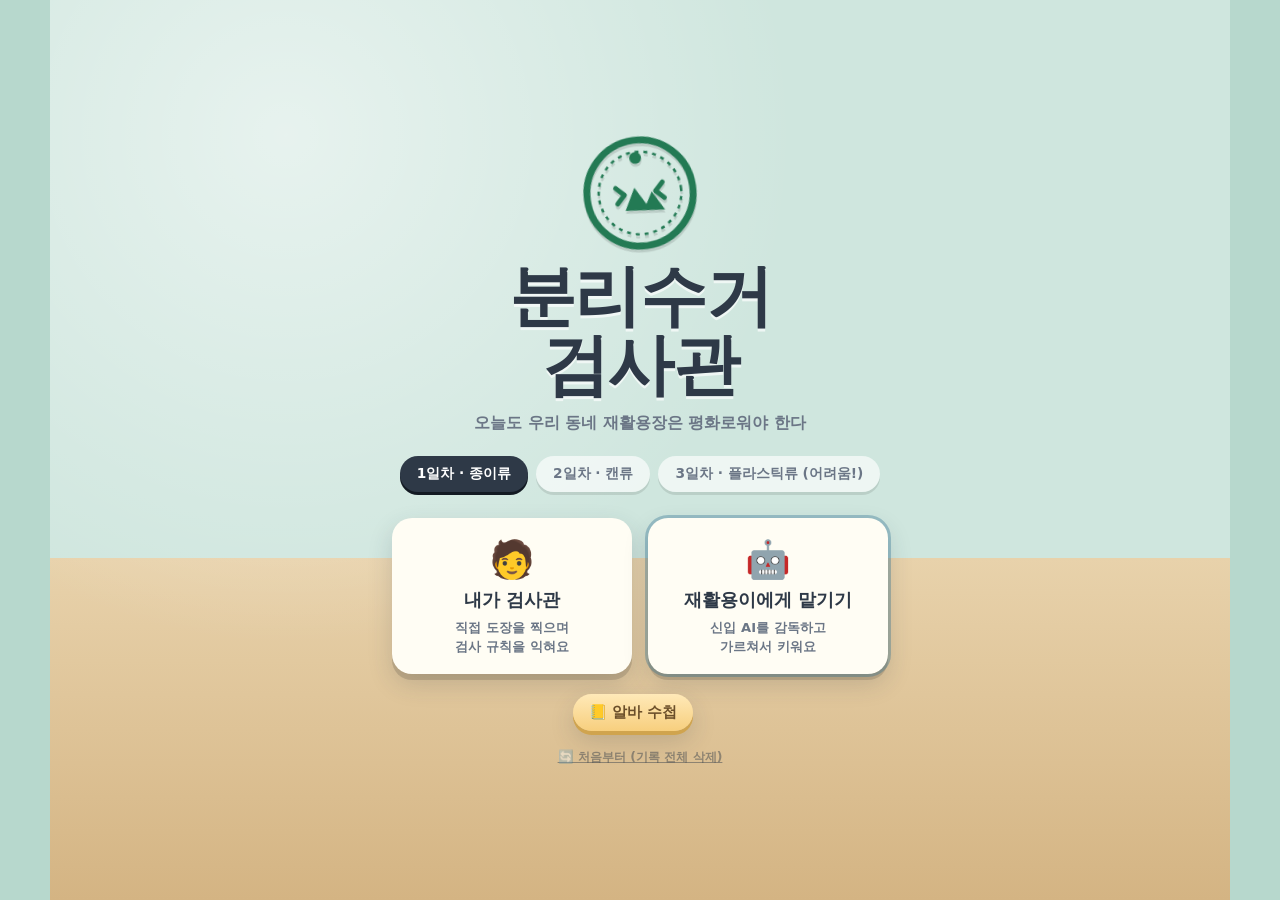
<file: index.html>
<!doctype html>
<html lang="ko">
<head>
<meta charset="utf-8" />
<meta name="viewport" content="width=device-width, initial-scale=1, user-scalable=no, viewport-fit=cover" />
<title>분리수거 검사관</title>
<link rel="stylesheet" href="./style.css" />
</head>
<body>
<div id="app">

  <!-- ══════════ 시작 화면 ══════════ -->
  <section id="startScreen" class="screen">
    <div class="start-card">
      <div class="logo-stamp">
        <svg viewBox="0 0 120 120" class="logo-mark" aria-hidden="true">
          <circle cx="60" cy="60" r="54" fill="none" stroke="currentColor" stroke-width="7"/>
          <circle cx="60" cy="60" r="42" fill="none" stroke="currentColor" stroke-width="2.5" stroke-dasharray="4 5"/>
          <path d="M60 30 a6 6 0 1 1 0.1 0 M43 76 l12 -22 l10 18 l7 -12 l11 20 z" fill="currentColor"/>
          <path d="M36 52 l8 8 l-8 8 M84 52 l-8 8 l8 8" fill="none" stroke="currentColor" stroke-width="5" stroke-linecap="round" stroke-linejoin="round"/>
        </svg>
      </div>
      <h1 class="game-title">분리수거<br/>검사관</h1>
      <p class="game-tag">오늘도 우리 동네 재활용장은 평화로워야 한다</p>
      <div id="daySelect" class="day-select"></div>
      <div class="mode-select">
        <button id="startHumanBtn" class="mode-card">
          <span class="mode-emoji">🧑</span>
          <span class="mode-title">내가 검사관</span>
          <span class="mode-desc">직접 도장을 찍으며<br/>검사 규칙을 익혀요</span>
        </button>
        <button id="startAiBtn" class="mode-card">
          <span class="mode-emoji">🤖</span>
          <span class="mode-title">재활용이에게 맡기기</span>
          <span class="mode-desc">신입 AI를 감독하고<br/>가르쳐서 키워요</span>
        </button>
      </div>
      <div class="start-row">
        <button id="notebookHomeBtn" class="notebook-btn static">📒 알바 수첩</button>
        <span id="startRecords" class="start-records"></span>
      </div>
      <button id="resetBtn" class="reset-link">🔄 처음부터 (기록 전체 삭제)</button>
    </div>
  </section>

  <!-- ══════════ 근무 화면 ══════════ -->
  <section id="workScreen" class="screen hidden">

    <!-- 벽 -->
    <div class="wall">
      <div class="sign">♻ 우리동네 재활용 센터</div>
      <div id="noticeBoard" class="notice-board">
        <div class="pin"></div>
        <div class="notice-label">오늘의 배출일</div>
        <div id="noticeCat" class="notice-cat">종이류</div>
      </div>
      <div class="hud">
        <span class="hud-chip">👜 <b id="bagCount">1</b>/<b id="bagTotal">5</b></span>
        <span class="hud-chip">✅ <b id="scoreOk">0</b> &nbsp;❌ <b id="scoreBad">0</b></span>
      </div>
    </div>

    <!-- 창구 -->
    <div class="booth">
      <div id="personSlot" class="person-slot"></div>
      <div id="speech" class="speech hidden">
        <span id="speechText"></span>
      </div>
    </div>

    <!-- 책상 -->
    <div class="desk">
      <div class="desk-edge"></div>

      <div id="bagArea" class="bag-area">
        <button id="bagBtn" class="bag hidden" aria-label="봉투 열기">
          <svg viewBox="0 0 100 110" aria-hidden="true">
            <path d="M18 34 h64 l-7 66 a8 8 0 0 1 -8 7 h-34 a8 8 0 0 1 -8 -7 z" fill="#c8b28f" stroke="#a58e69" stroke-width="3"/>
            <path d="M32 34 c0-22 36-22 36 0" fill="none" stroke="#a58e69" stroke-width="5" stroke-linecap="round"/>
            <text x="50" y="76" text-anchor="middle" font-size="15" font-weight="800" fill="#7a6647">톡!</text>
          </svg>
          <span class="bag-hint">봉투를 눌러 열기</span>
        </button>
        <div id="itemRow" class="item-row"></div>
        <div id="verdictSlip" class="verdict-slip hidden">
          <span id="slipText">검사 결과</span>
          <div id="inkMark" class="ink hidden"></div>
        </div>
      </div>

      <!-- 재활용이 (AI 알바) -->
      <div id="aiZone" class="ai-zone hidden">
        <div id="aiSpeech" class="ai-speech hidden"><span id="aiSpeechText"></span></div>
        <div id="aiAvatar" class="ai-avatar"></div>
        <div class="ai-name">재활용이</div>
      </div>

      <button id="notebookBtn" class="notebook-btn hidden" aria-label="알바 수첩 열기">
        <span class="notebook-icon">📒</span>
        <span class="notebook-label">알바 수첩</span>
      </button>

      <!-- 도장 받침 -->
      <div class="stamp-tray">
        <button id="stampPass" class="stamp stamp-pass" disabled>
          <span class="stamp-head">통과</span>
          <span class="stamp-handle"></span>
        </button>
        <button id="stampDeny" class="stamp stamp-deny" disabled>
          <span class="stamp-head">반려</span>
          <span class="stamp-handle"></span>
        </button>
      </div>
    </div>

    <!-- [잠깐!] 개입 -->
    <div id="interveneBar" class="intervene-bar hidden">
      <div class="intervene-timer"><div id="interveneFill" class="intervene-fill"></div></div>
      <button id="interveneBtn" class="intervene-btn">✋ 잠깐!</button>
    </div>

    <!-- 검수(교정) 오버레이 -->
    <div id="reviewOverlay" class="review-overlay hidden">
      <div class="review-card">
        <h3>어디가 잘못됐어요?</h3>
        <p class="review-sub">잘못 분류된 물건을 눌러서 알려주세요. 재활용이가 수첩에 적어둘 거예요.</p>
        <div id="reviewItems" class="review-items"></div>
        <button id="reviewDone" class="big-button">다시 판정해봐!</button>
      </div>
    </div>

    <!-- 벌점 통지서 -->
    <div id="citation" class="citation hidden">
      <div class="citation-head">⚠ 검사 실수 통지서</div>
      <p id="citationText"></p>
      <button id="citationOk" class="small-button">확인</button>
    </div>

    <!-- 물건 확대 -->
    <div id="zoom" class="zoom hidden">
      <div class="zoom-card">
        <div id="zoomArt" class="zoom-art"></div>
        <div id="zoomName" class="zoom-name"></div>
        <button id="zoomClose" class="small-button">내려놓기</button>
      </div>
    </div>
  </section>

  <!-- ══════════ 정산 화면 ══════════ -->
  <section id="endScreen" class="screen hidden">
    <div class="end-card">
      <h2>오늘의 근무 정산</h2>
      <div class="end-stats">
        <div class="stat"><div id="endAcc" class="stat-big">0%</div><div class="stat-label">검사 정확도</div></div>
        <div class="stat"><div id="endOk" class="stat-big">0</div><div class="stat-label">올바른 판정</div></div>
        <div class="stat"><div id="endBad" class="stat-big">0</div><div class="stat-label">실수</div></div>
      </div>
      <div id="endGrade" class="end-grade"></div>
      <div id="aiStats" class="ai-stats hidden">
        <div class="ai-stats-row"><span>🧑 내 최고 정확도</span><b id="statHuman">-</b></div>
        <div class="ai-stats-row"><span>🤖 재활용이 정확도 기록</span><span id="statAi" class="ai-history"></span></div>
      </div>
      <div id="endCitations" class="end-citations"></div>
      <button id="trainCardBtn" class="train-card-btn">📋 오늘의 훈련 카드 보기</button>
      <button id="nextDayBtn" class="big-button next-day hidden">▶ 다음 일차로 넘어가기</button>
      <div class="end-actions">
        <button id="homeBtn" class="big-button ghost">🏠 처음으로</button>
        <button id="retryBtn" class="big-button ghost">내가 근무하기</button>
        <button id="nextBtn" class="big-button">🤖 재활용이에게 맡기기</button>
      </div>
    </div>
  </section>

  <!-- 출근 전 오리엔테이션 -->
  <div id="orientOverlay" class="notebook-overlay hidden">
    <div class="notebook-card">
      <div class="orient-head">
        <div id="orientAvatar" class="orient-avatar"></div>
        <div class="orient-bubble" id="orientBubble">
          저… 출근 전에 <b>딱 3개만</b> 미리 가르쳐 주세요!<br/>한 번에 많이는 못 외워요…
        </div>
      </div>
      <div id="orientStepTeach">
        <div class="orient-counter">가르친 것 <b id="orientCount">0</b> / 3</div>
        <div id="orientGrid" class="orient-grid"></div>
      </div>
      <div id="orientStepPolicy" class="hidden">
        <h3 style="margin-bottom:4px">그리고 하나만 더요!</h3>
        <p class="review-sub">수첩에 없는 <b>모르는 물건</b>이 나오면, 저 어떻게 할까요?</p>
        <div class="policy-cards" id="orientPolicyCards"></div>
        <button id="orientStart" class="big-button" disabled>출근시키기!</button>
      </div>
    </div>
  </div>

  <!-- 재활용이의 가설 제안 -->
  <div id="hypoOverlay" class="notebook-overlay hidden">
    <div class="notebook-card hypo-card">
      <div class="orient-head">
        <div id="hypoAvatar" class="orient-avatar"></div>
        <div class="orient-bubble">저, 일하다가 <b>뭔가 알아낸 것 같아요!</b> 💡</div>
      </div>
      <div id="hypoText" class="hypo-text"></div>
      <div class="hypo-actions">
        <button id="hypoYes" class="big-button">맞아! 규칙에 적어둬</button>
        <button id="hypoNo" class="big-button ghost">아니야, 그건 아냐</button>
      </div>
    </div>
  </div>

  <!-- 알바 수첩 (어디서든 열람·편집) -->
  <div id="notebookOverlay" class="notebook-overlay hidden">
    <div class="notebook-card">
      <h3>📒 재활용이의 알바 수첩</h3>
      <p class="review-sub">재활용이가 배운 것들이에요. 새로운 건 <b>근무 중에 틀렸을 때</b> 가르칠 수 있어요.</p>
      <div id="notebookCols" class="notebook-cols"></div>
      <div class="nb-unknown-title">❓ 아직 수첩에 없는 것 — 근무하다 보면 만나게 될 거예요</div>
      <div id="notebookUnknown" class="notebook-unknown"></div>
      <div class="nb-rules-title">📐 공통점 규칙 — 재활용이가 스스로 알아낸 것</div>
      <div id="notebookRules" class="nb-rules"></div>
      <div class="nb-policy-title">🧭 재활용이의 방침 — 모르는 물건이 나오면?</div>
      <div id="notebookPolicy" class="policy-cards small"></div>
      <button id="notebookClose" class="small-button">덮기</button>
    </div>
  </div>

  <!-- 오늘의 훈련 카드 -->
  <div id="trainCardOverlay" class="notebook-overlay hidden">
    <div class="notebook-card train-card-wrap">
      <div id="trainCard" class="train-card"></div>
      <button id="trainCardClose" class="small-button">닫기</button>
    </div>
  </div>

  <!-- 분류 고르기 -->
  <div id="catPicker" class="cat-picker hidden">
    <div class="cat-picker-card">
      <div id="catPickerName" class="cat-picker-name"></div>
      <p class="review-sub">이건 무엇으로 가르쳐줄까요?</p>
      <div class="cat-buttons">
        <button data-cat="paper" class="cat-btn cat-paper">종이류</button>
        <button data-cat="can" class="cat-btn cat-can">캔류</button>
        <button data-cat="food" class="cat-btn cat-food">음식물</button>
        <button data-cat="plastic" class="cat-btn cat-plastic">플라스틱류</button>
        <button data-cat="trash" class="cat-btn cat-trash">❌ 재활용 안 됨</button>
      </div>
    </div>
  </div>

</div>
<script src="./game.js"></script>
</body>
</html>
</file>
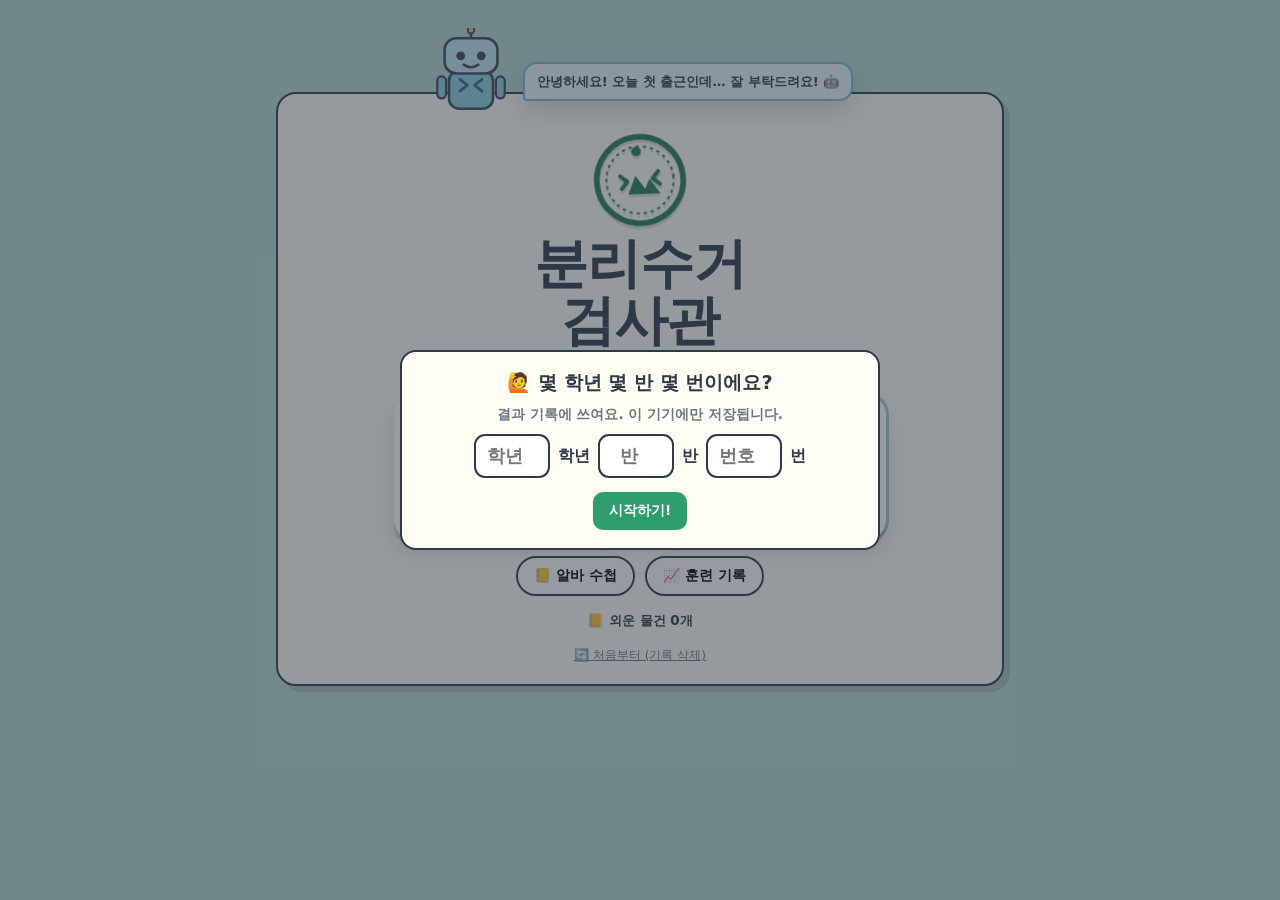
<file: v2/index.html>
<!doctype html>
<html lang="ko">
<head>
<meta charset="utf-8" />
<meta name="viewport" content="width=device-width, initial-scale=1, user-scalable=no, viewport-fit=cover" />
<title>분리수거 검사관 v2</title>
<link rel="stylesheet" href="./style.css?v=24" />
</head>
<body>
<div id="app">

  <!-- ══════ 홈 ══════ -->
  <section id="home" class="screen">
    <div class="start-card">
      <div class="peek">
        <div id="peekAvatar" class="peek-avatar"></div>
        <div id="greet" class="greet"></div>
      </div>
      <div class="logo-stamp">
        <svg viewBox="0 0 120 120" class="logo-mark" aria-hidden="true">
          <circle cx="60" cy="60" r="54" fill="none" stroke="currentColor" stroke-width="7"/>
          <circle cx="60" cy="60" r="42" fill="none" stroke="currentColor" stroke-width="2.5" stroke-dasharray="4 5"/>
          <path d="M60 30 a6 6 0 1 1 0.1 0 M43 76 l12 -22 l10 18 l7 -12 l11 20 z" fill="currentColor"/>
          <path d="M36 52 l8 8 l-8 8 M84 52 l-8 8 l8 8" fill="none" stroke="currentColor" stroke-width="5" stroke-linecap="round" stroke-linejoin="round"/>
        </svg>
      </div>
      <h1 class="game-title">분리수거<br/>검사관</h1>
      <p class="game-tag">오늘도 우리 동네 재활용장은 평화로워야 한다</p>
      <div class="mode-select">
        <button id="humanBtn" class="mode-card">
          <span class="mode-emoji">🧑</span>
          <span class="mode-title">내가 검사관</span>
          <span class="mode-desc">직접 도장을 찍으며<br/>검사 일을 익혀요</span>
        </button>
        <button id="challengeBtn" class="mode-card ai-card">
          <span class="mode-emoji">🤖</span>
          <span id="aiCardTitle" class="mode-title">재활용이에게 맡기기</span>
          <span id="aiCardDesc" class="mode-desc">신입 AI를 가르쳐서<br/>도전에 내보내요</span>
        </button>
      </div>
      <div class="start-row">
        <button id="notebookBtn" class="mini-btn">📒 알바 수첩</button>
        <button id="histBtn" class="mini-btn">📈 훈련 기록</button>
      </div>
      <div id="homeStats" class="home-stats"></div>
      <button id="resetBtn" class="reset-link">🔄 처음부터 (기록 삭제)</button>
    </div>
  </section>

  <!-- ══════ 근무(도전) 씬 ══════ -->
  <section id="work" class="screen work hidden">
    <div class="wall">
      <div class="sign">♻ 우리동네 재활용 센터</div>
      <div class="notice">
        <div class="pin"></div>
        <div class="notice-label">오늘의 배출일</div>
        <div id="noticeCat" class="notice-cat">종이류</div>
      </div>
      <div class="hud">
        <span class="hud-chip">👜 <b id="bagNo">1</b>/<b id="bagTotal">5</b></span>
        <span id="scoreChip" class="hud-chip hidden">✅ <b id="okCnt">0</b> ❌ <b id="badCnt">0</b></span>
        <button id="speedBtn" class="hud-chip hud-btn">⏩ 보통</button>
        <button id="skipBtn" class="hud-chip hud-btn">결과 보기 »</button>
      </div>
    </div>
    <div class="booth">
      <div id="personSlot" class="person-slot"></div>
      <div id="pSpeech" class="speech hidden"><span id="pSpeechText"></span></div>
      <div id="judge" class="judge hidden"></div>
    </div>
    <div class="desk">
      <div class="desk-edge"></div>
      <div class="bag-area">
        <button id="bagBtn" class="bag hidden" aria-label="봉투 열기">
          <svg viewBox="0 0 100 110" aria-hidden="true">
            <path d="M18 34 h64 l-7 66 a8 8 0 0 1 -8 7 h-34 a8 8 0 0 1 -8 -7 z" fill="#c8b28f" stroke="#a58e69" stroke-width="3"/>
            <path d="M32 34 c0-22 36-22 36 0" fill="none" stroke="#a58e69" stroke-width="5" stroke-linecap="round"/>
            <text x="50" y="76" text-anchor="middle" font-size="15" font-weight="800" fill="#7a6647">톡!</text>
          </svg>
          <span id="bagHint" class="bag-hint">봉투를 눌러 열기</span>
        </button>
        <div id="itemRow" class="item-row"></div>
        <div class="verdict-slip">검사 전표
          <div id="verdict" class="ink hidden"><span id="verdictText"></span></div>
        </div>
        <div class="ai-zone">
          <div id="aiSpeech" class="ai-speech hidden"><span id="aiSpeechText"></span></div>
          <div id="aiAvatar" class="ai-avatar"></div>
          <div class="ai-name">재활용이</div>
        </div>
        <div id="citation" class="citation hidden">
          <div class="citation-head">⚠ 검사 실수!</div>
          <p id="citationText"></p>
          <button id="citationOk" class="small">확인</button>
        </div>
      </div>
      <div class="stamp-tray">
        <button id="stampPass" class="stamp stamp-pass" disabled>
          <span class="stamp-head">통과</span><span class="stamp-handle"></span></button>
        <button id="stampDeny" class="stamp stamp-deny" disabled>
          <span class="stamp-head">반려</span><span class="stamp-handle"></span></button>
      </div>
    </div>
  </section>

  <!-- ══════ 정산 ══════ -->
  <section id="report" class="screen hidden">
    <div class="report-card">
      <div class="hero">
        <div id="heroAvatar" class="hero-avatar"></div>
        <div class="hero-body">
          <div class="score-row"><span id="score" class="score-big">0점</span></div>
          <div id="aiBanner" class="hero-say"></div>
        </div>
      </div>
      <div id="scoreSub" class="cnt sub-line"></div>
      <div id="srcStats" class="cnt sub-line"></div>
      <div id="teachZone" class="teach-zone">
        <div class="wrong-title">❌ 틀린 것 가르치기
          <span id="teachBudget" class="budget"></span></div>
        <div id="wrongList" class="wrong-list"></div>
      </div>
      <div id="obsCard" class="obs-card hidden">
        <div class="obs-title">🔎 오늘의 관찰 <span class="cnt">— 특징을 누르면 바로 규칙을 만들 수 있어요</span></div>
        <div id="obsToday"></div>
        <div id="obsPairs"></div>
        <div id="obsMissed"></div>
      </div>
      <details class="rule-fold"><summary>📐 규칙 성적 보기</summary>
        <div id="ruleReport" class="rule-report"></div>
      </details>
      <button id="reportNext" class="big" style="margin-top:14px">🚛 다시 도전!</button>
      <div class="row center" style="margin-top:10px">
        <button id="reportNotebook" class="mini-btn">📒 수첩</button>
        <button id="reportHist" class="mini-btn">📈 기록</button>
        <button id="reportHome" class="mini-btn">🏠 홈</button>
      </div>
    </div>
  </section>

  <!-- ══════ 학생 정보 (학년·반·번호 — 로그인 아님) ══════ -->
  <div id="who" class="overlay hidden">
    <div class="teach-card">
      <div class="teach-name">🙋 몇 학년 몇 반 몇 번이에요?</div>
      <p class="sub">결과 기록에 쓰여요. 이 기기에만 저장됩니다.</p>
      <div class="row center">
        <input id="whoGrade" type="number" inputmode="numeric" min="1" max="6" placeholder="학년" class="who-in" />
        <span style="font-weight:900">학년</span>
        <input id="whoCls" type="number" inputmode="numeric" min="1" max="20" placeholder="반" class="who-in" />
        <span style="font-weight:900">반</span>
        <input id="whoNum" type="number" inputmode="numeric" min="1" max="40" placeholder="번호" class="who-in" />
        <span style="font-weight:900">번</span>
      </div>
      <button id="whoGo" class="small" style="margin-top:14px">시작하기!</button>
    </div>
  </div>

  <!-- ══════ 오리엔테이션 ══════ -->
  <div id="orient" class="overlay hidden">
    <div class="nb-card">
      <div class="orient-head">
        <div id="orientAvatar" class="orient-avatar"></div>
        <div class="orient-bubble">안녕하세요, 신입 <b>재활용이</b>입니다! 🤖<br/>
          출근 전에 <b>딱 3개만</b> 가르쳐 주세요. 한 번에 많이는 못 외워요…</div>
      </div>
      <div id="orientTeach">
        <div class="cnt" style="text-align:center;margin-bottom:6px">가르친 것 <b id="orientCnt">0</b> / 3</div>
        <div id="orientGrid" class="orient-grid"></div>
      </div>
      <button id="orientGo" class="big hidden">출근시키기!</button>
    </div>
  </div>

  <!-- ══════ 재활용이 대사 오버레이 ══════ -->
  <div id="dlg" class="overlay hidden">
    <div class="dlg-card">
      <div id="dlgAvatar" class="orient-avatar"></div>
      <div id="dlgText" class="dlg-text"></div>
      <div class="cnt" style="text-align:center;margin-top:8px">눌러서 계속 ▸</div>
    </div>
  </div>

  <!-- ══════ 알바 수첩 (두 탭) ══════ -->
  <div id="nbOverlay" class="overlay hidden">
    <div class="nb-card">
      <div class="nb-tabs">
        <button id="tabItems" class="nb-tab active">📒 물건</button>
        <button id="tabFeats" class="nb-tab">📐 규칙</button>
      </div>
      <div id="paneItems" class="nb-pane">
        <p class="sub">재활용이가 <b>낱개로 외운</b> 물건들이에요. 물건을 누르면 속성을 볼 수 있어요.</p>
        <div id="itemCols" class="item-cols"></div>
        <div class="mystery-title">❓ 아직 모르는 물건</div>
        <p id="mysteryHint" class="sub"></p>
        <div id="mysteryRow" class="mystery-row"></div>
      </div>
      <div id="paneFeats" class="nb-pane hidden">
        <p class="sub">공통점으로 묶어서 가르쳐요 — <b>특징을 골라 규칙을 만들면</b>, 처음 보는 물건도 분류할 수 있어요!</p>
        <div class="rule-title">📐 공통점 규칙 <span id="slotGauge" class="slot-gauge"></span></div>
        <div class="rule-builder">
          <div id="ruleChips" class="chips"></div>
          <div id="rulePreview" class="feat-agg"></div>
          <div class="row">→ <select id="ruleCat"></select>
            <button id="ruleAdd" class="small">규칙 만들기</button></div>
        </div>
        <div id="ruleCards"></div>
      </div>
      <button id="nbClose" class="small ghost">덮기</button>
    </div>
  </div>

  <!-- ══════ 훈련 기록 (튜닝 히스토리) ══════ -->
  <div id="histOverlay" class="overlay hidden">
    <div class="nb-card">
      <h3 style="font-weight:900">📈 재활용이 훈련 기록</h3>
      <p class="sub">막대를 누르면 그때의 수첩 상태와 <b>바꾼 것</b>이 보여요.</p>
      <div id="histChart" class="hist-chart"></div>
      <div id="histDetail" class="hist-detail"><span class="cnt">막대를 눌러 보세요.</span></div>
      <div id="reflectCard" class="reflect-card"></div>
      <button id="formBtn" class="big hidden">📨 선생님께 결과 보내기</button>
      <button id="histClose" class="small ghost">닫기</button>
    </div>
  </div>

  <!-- ══════ 속성 확인 팝업 ══════ -->
  <div id="inspect" class="overlay hidden">
    <div class="teach-card">
      <div id="inspectName" class="teach-name"></div>
      <div id="inspectCat" class="sub"></div>
      <div id="inspectAttrs" class="chips ro"></div>
      <div id="inspectWarn" class="sub warn hidden"></div>
      <button id="inspectFix" class="small hidden">✏️ 분류 고치기</button>
      <button id="inspectClose" class="small ghost">닫기</button>
    </div>
  </div>

  <!-- ══════ 바꿔 외우기 (자리 바꾸기) ══════ -->
  <div id="forget" class="overlay hidden">
    <div class="teach-card">
      <div class="teach-name">🧠 누구를 잊게 할까요?</div>
      <p class="sub">새로 외우려면 자리가 필요해요. <b id="forgetNew"></b>을(를) 외우는 대신 잊을 물건을 골라요.</p>
      <div id="forgetList" class="forget-list"></div>
      <button id="forgetCancel" class="small ghost">그만두기</button>
    </div>
  </div>

  <!-- ══════ 가르치기 모달 ══════ -->
  <div id="teach" class="overlay hidden">
    <div class="teach-card">
      <div id="teachName" class="teach-name"></div>
      <button id="teachInspect" class="inspect-toggle">🔍 속성 보기</button>
      <div id="teachAttrs" class="chips ro hidden"></div>
      <p class="sub">이건 무엇으로 가르쳐줄까요?</p>
      <div class="cat-btns">
        <button data-cat="paper" class="cat-btn c-paper">종이류</button>
        <button data-cat="can" class="cat-btn c-can">캔류</button>
        <button data-cat="food" class="cat-btn c-food">음식물</button>
        <button data-cat="plastic" class="cat-btn c-plastic">플라스틱류</button>
        <button data-cat="trash" class="cat-btn c-trash">❌ 재활용 안 됨</button>
      </div>
      <button id="teachCancel" class="small ghost">그만두기</button>
    </div>
  </div>

</div>
<script type="module" src="./game.js?v=24"></script>
</body>
</html>
</file>
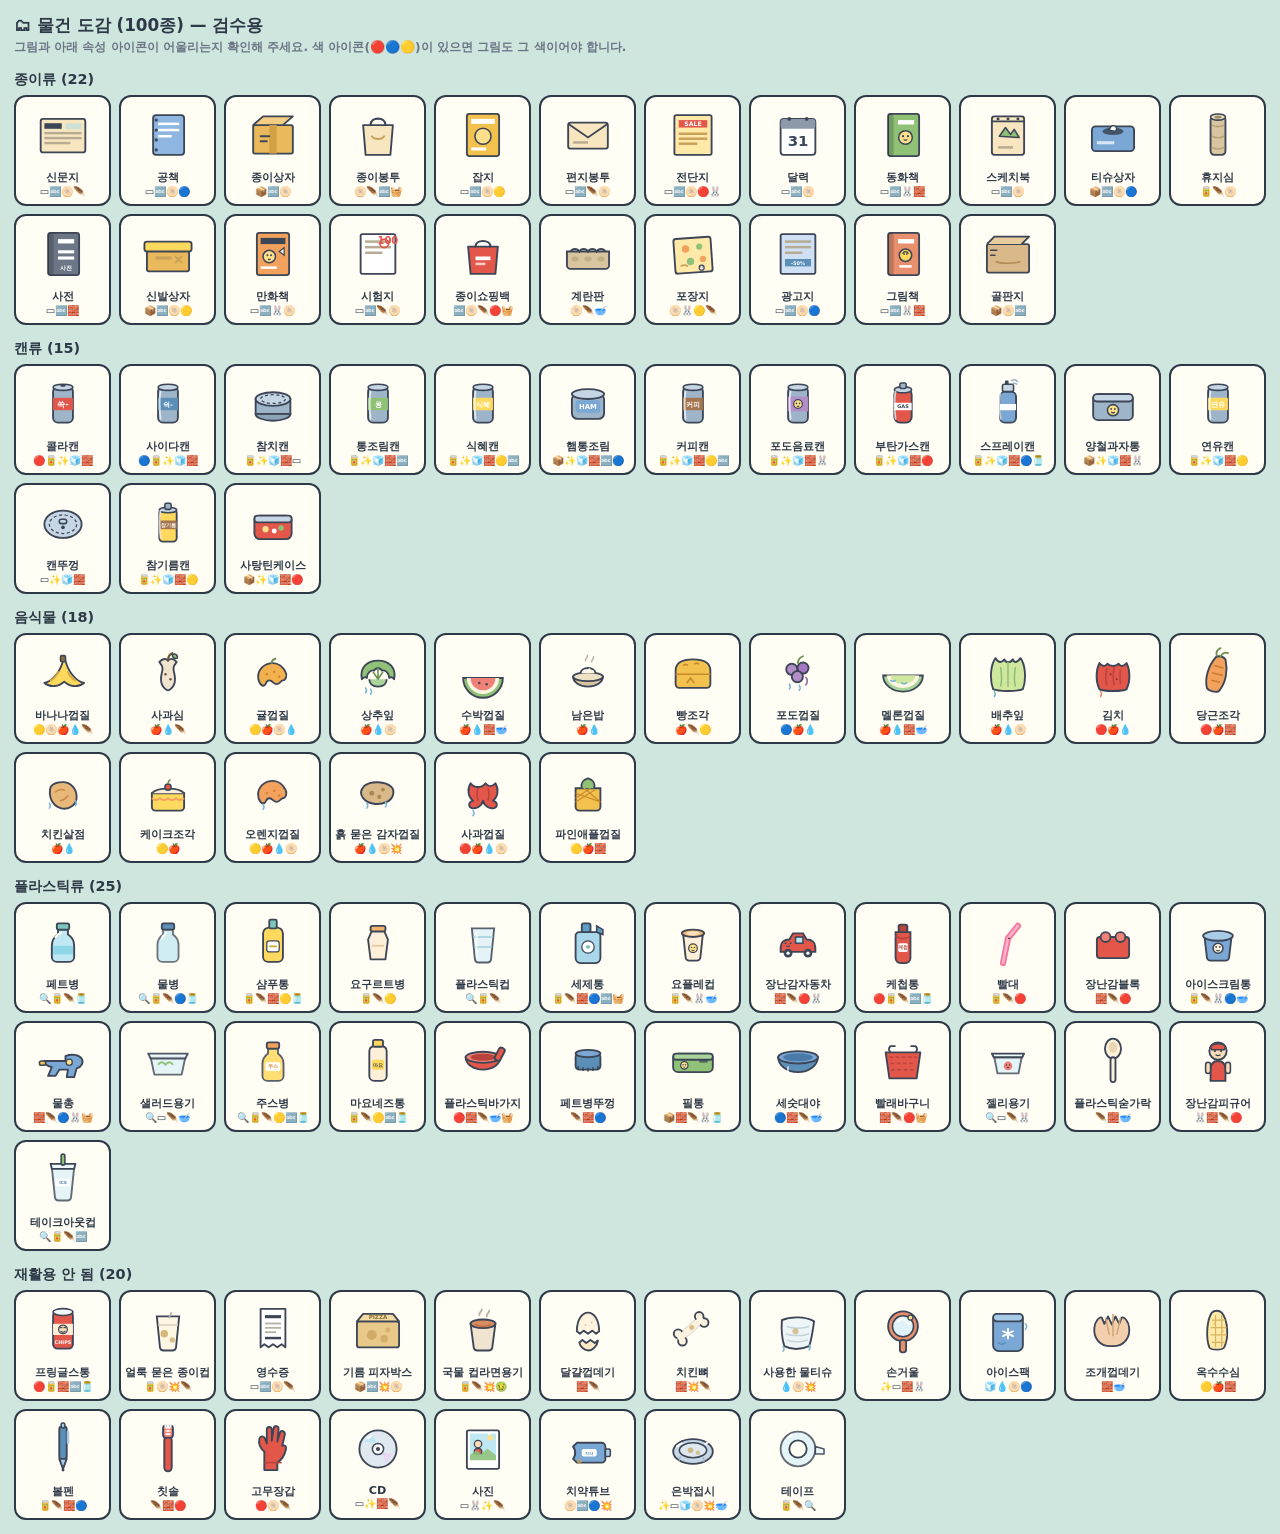
<file: v2/gallery.html>
<!doctype html>
<html lang="ko">
<head>
<meta charset="utf-8" />
<meta name="viewport" content="width=device-width, initial-scale=1" />
<title>물건 도감 — 검수용</title>
<style>
  * { margin:0; padding:0; box-sizing:border-box; }
  body { font-family:"Pretendard","Apple SD Gothic Neo",system-ui,sans-serif; background:#cfe6de; color:#2e3947; padding:14px; }
  h1 { font-size:1.05rem; margin-bottom:2px; }
  .note { font-size:.76rem; color:#6b7686; margin-bottom:10px; font-weight:600; }
  h2 { font-size:.9rem; margin:14px 0 6px; }
  .grid { display:grid; grid-template-columns:repeat(auto-fill,minmax(96px,1fr)); gap:8px; }
  .card { background:#fffdf4; border:2px solid #2e3947; border-radius:12px; padding:7px 4px; text-align:center; }
  .card svg { width:62px; height:62px; }
  .nm { display:block; font-size:.7rem; font-weight:800; }
  .ft { display:block; font-size:.62rem; margin-top:1px; }
</style>
</head>
<body>
<h1>🗂 물건 도감 (100종) — 검수용</h1>
<p class="note">그림과 아래 속성 아이콘이 어울리는지 확인해 주세요. 색 아이콘(🔴🔵🟡)이 있으면 그림도 그 색이어야 합니다.</p>
<div id="root"></div>
<script type="module">
import { CATS, FEATURES, ITEMS } from "./data.js?v=24";
import { ART } from "./art.js?v=24";
const root = document.getElementById("root");
for (const cat of Object.keys(CATS)) {
  const ids = Object.keys(ITEMS).filter((id) => ITEMS[id][1] === cat);
  root.insertAdjacentHTML("beforeend", `<h2>${CATS[cat]} (${ids.length})</h2>
    <div class="grid">${ids.map((id) => `
      <div class="card">${ART[id]}<span class="nm">${ITEMS[id][0]}</span>
        <span class="ft">${ITEMS[id][3].map((f) => FEATURES[f].icon).join("")}</span></div>`).join("")}</div>`);
}
</script>
</body>
</html>
</file>
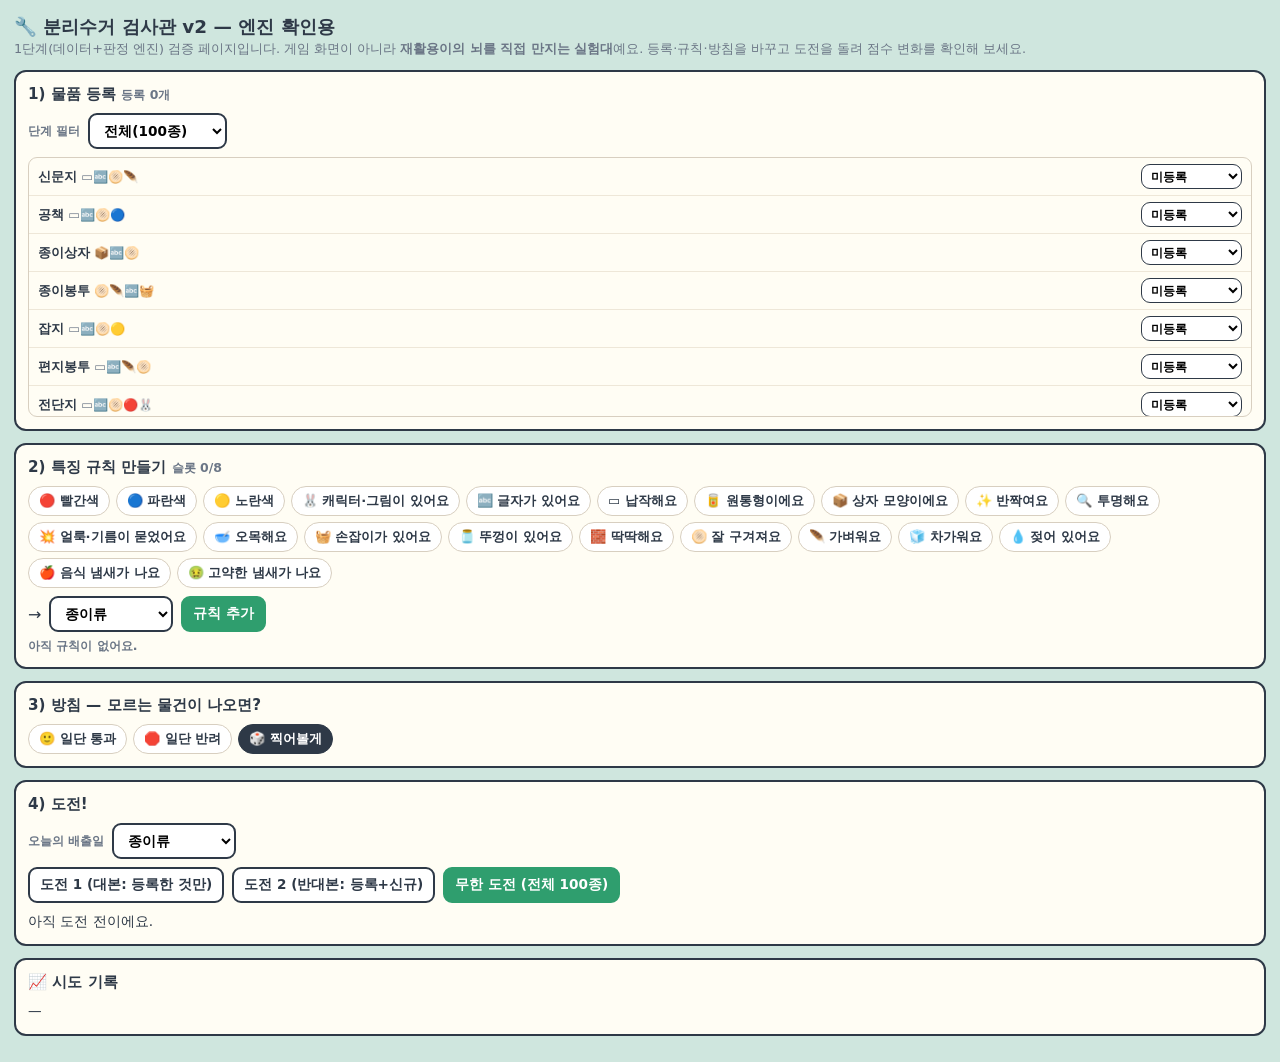
<file: v2/lab.html>
<!doctype html>
<html lang="ko">
<head>
<meta charset="utf-8" />
<meta name="viewport" content="width=device-width, initial-scale=1" />
<title>분리수거 검사관 v2 — 엔진 확인용</title>
<style>
  :root { --ink:#2e3947; --paper:#fffdf4; --green:#2f9e6e; --red:#e05a4e; --sub:#6b7686; --line:#d8cfc0; }
  * { margin:0; padding:0; box-sizing:border-box; -webkit-tap-highlight-color:transparent; }
  body { font-family:"Pretendard","Apple SD Gothic Neo","Malgun Gothic",system-ui,sans-serif;
    background:#cfe6de; color:var(--ink); padding:14px; }
  h1 { font-size:1.15rem; margin-bottom:2px; }
  .note { font-size:.8rem; color:var(--sub); margin-bottom:12px; }
  section { background:var(--paper); border:2px solid var(--ink); border-radius:12px; padding:12px; margin-bottom:12px; }
  h2 { font-size:.95rem; margin-bottom:8px; }
  .chips { display:flex; flex-wrap:wrap; gap:6px; }
  .chip { border:1.5px solid var(--line); border-radius:999px; padding:5px 10px; font-size:.82rem;
    background:#fff; font-weight:700; cursor:pointer; }
  .chip.sel { background:var(--ink); color:#fff; border-color:var(--ink); }
  .row { display:flex; gap:8px; align-items:center; flex-wrap:wrap; margin-top:8px; }
  select, button.act { font-family:inherit; font-size:.85rem; font-weight:700; padding:7px 10px;
    border:2px solid var(--ink); border-radius:9px; background:#fff; }
  button.act { background:var(--green); color:#fff; border-color:var(--green); cursor:pointer; }
  button.act.gray { background:#fff; color:var(--ink); border-color:var(--ink); }
  .rule { display:flex; justify-content:space-between; align-items:center; gap:6px;
    border:1.5px dashed var(--line); border-radius:9px; padding:6px 9px; margin-top:6px; font-size:.84rem; font-weight:700; }
  .rule small { color:var(--sub); font-weight:600; }
  .del { border:none; background:none; font-size:1rem; cursor:pointer; color:var(--red); font-weight:900; }
  .items { max-height:260px; overflow-y:auto; border:1.5px solid var(--line); border-radius:9px; margin-top:8px; }
  .it { display:flex; justify-content:space-between; align-items:center; gap:6px; padding:6px 9px;
    border-bottom:1px solid #eee7d8; font-size:.83rem; }
  .it b { font-weight:800; }
  .it .fe { color:var(--sub); font-size:.76rem; }
  .it select { padding:3px 5px; font-size:.78rem; border-width:1.5px; }
  .stat { font-size:.85rem; line-height:1.55; margin-top:8px; }
  .big { font-size:1.6rem; font-weight:900; color:var(--green); }
  .miss { color:var(--red); }
  .tag { display:inline-block; background:#eef2f6; border-radius:7px; padding:1px 7px; font-size:.76rem; font-weight:800; margin:1px; }
  .cnt { font-size:.78rem; color:var(--sub); font-weight:700; }
</style>
</head>
<body>
<h1>🔧 분리수거 검사관 v2 — 엔진 확인용</h1>
<p class="note">1단계(데이터+판정 엔진) 검증 페이지입니다. 게임 화면이 아니라 <b>재활용이의 뇌를 직접 만지는 실험대</b>예요. 등록·규칙·방침을 바꾸고 도전을 돌려 점수 변화를 확인해 보세요.</p>

<section>
  <h2>1) 물품 등록 <span class="cnt" id="regCnt"></span></h2>
  <div class="row">
    <label class="cnt">단계 필터</label>
    <select id="stageFilter">
      <option value="1">1단계(20종)</option><option value="2">~2단계(45종)</option>
      <option value="3">~3단계(72종)</option><option value="4" selected>전체(100종)</option>
    </select>
  </div>
  <div class="items" id="itemList"></div>
</section>

<section>
  <h2>2) 특징 규칙 만들기 <span class="cnt" id="slotCnt"></span></h2>
  <div class="chips" id="featChips"></div>
  <div class="row">
    → <select id="ruleCat"></select>
    <button class="act" id="addRule">규칙 추가</button>
  </div>
  <div id="ruleList"></div>
</section>

<section>
  <h2>3) 방침 — 모르는 물건이 나오면?</h2>
  <div class="chips" id="policyChips"></div>
</section>

<section>
  <h2>4) 도전!</h2>
  <div class="row">
    <label class="cnt">오늘의 배출일</label><select id="todaySel"></select>
  </div>
  <div class="row">
    <button class="act gray" id="run1">도전 1 (대본: 등록한 것만)</button>
    <button class="act gray" id="run2">도전 2 (반대본: 등록+신규)</button>
    <button class="act" id="runFree">무한 도전 (전체 100종)</button>
  </div>
  <div class="stat" id="result">아직 도전 전이에요.</div>
</section>

<section>
  <h2>📈 시도 기록</h2>
  <div class="stat" id="history">—</div>
</section>

<script type="module">
import { CATS, FEATURES, ITEMS, RULE_SLOTS } from "./data.js";
import { emptyBrain, addRule, removeRule, runChallenge, itemOf,
         poolTutorial1, makeTutorial2Bags, poolFree, makeBags } from "./engine.js";

const $ = (id) => document.getElementById(id);
const brain = emptyBrain(); brain.policy = "guess";
let selFeats = [];
const history = [];

const catOptions = (withNone) =>
  (withNone ? `<option value="">미등록</option>` : "") +
  Object.keys(CATS).map((c) => `<option value="${c}">${CATS[c]}</option>`).join("");

function renderItems() {
  const max = Number($("stageFilter").value);
  const list = Object.keys(ITEMS).filter((id) => itemOf(id).stage <= max);
  $("itemList").innerHTML = list.map((id) => {
    const it = itemOf(id);
    const fe = it.feats.map((f) => FEATURES[f].icon).join("");
    return `<div class="it"><span><b>${it.name}</b> <span class="fe">${fe}</span></span>
      <select data-reg="${id}">${catOptions(true)}</select></div>`;
  }).join("");
  list.forEach((id) => {
    const sel = document.querySelector(`[data-reg="${id}"]`);
    sel.value = brain.reg[id] || "";
    sel.addEventListener("change", () => {
      if (sel.value) brain.reg[id] = sel.value; else delete brain.reg[id];
      $("regCnt").textContent = `등록 ${Object.keys(brain.reg).length}개`;
    });
  });
  $("regCnt").textContent = `등록 ${Object.keys(brain.reg).length}개`;
}

function renderFeats() {
  $("featChips").innerHTML = Object.keys(FEATURES).map((f) =>
    `<span class="chip ${selFeats.includes(f) ? "sel" : ""}" data-f="${f}">${FEATURES[f].icon} ${FEATURES[f].name}</span>`).join("");
  document.querySelectorAll("[data-f]").forEach((ch) =>
    ch.addEventListener("click", () => {
      const f = ch.dataset.f;
      selFeats = selFeats.includes(f) ? selFeats.filter((x) => x !== f)
        : selFeats.length < 3 ? [...selFeats, f] : selFeats;
      renderFeats();
    }));
}

function renderRules() {
  $("slotCnt").textContent = `슬롯 ${brain.rules.length}/${RULE_SLOTS}`;
  $("ruleList").innerHTML = brain.rules.map((r, i) =>
    `<div class="rule"><span>📐 ${r.feats.map((f) => FEATURES[f].name).join(" + ")} → <b>${CATS[r.cat]}</b>
     <small id="rs${i}"></small></span><button class="del" data-i="${i}">×</button></div>`).join("")
    || `<div class="cnt" style="margin-top:6px">아직 규칙이 없어요.</div>`;
  document.querySelectorAll(".del").forEach((b) =>
    b.addEventListener("click", () => { removeRule(brain, Number(b.dataset.i)); renderRules(); }));
}

function renderPolicy() {
  const P = { pass: "🙂 일단 통과", deny: "🛑 일단 반려", guess: "🎲 찍어볼게" };
  $("policyChips").innerHTML = Object.keys(P).map((k) =>
    `<span class="chip ${brain.policy === k ? "sel" : ""}" data-p="${k}">${P[k]}</span>`).join("");
  document.querySelectorAll("[data-p]").forEach((ch) =>
    ch.addEventListener("click", () => { brain.policy = ch.dataset.p; renderPolicy(); }));
}

function show(res, label) {
  const srcName = { reg: "등록", rule: "규칙", "policy-pass": "방침", "policy-deny": "방침", "policy-guess": "찍기" };
  const misses = res.perItem.filter((p) => !p.correct);
  $("result").innerHTML = `
    <div><span class="big">${res.score}점</span> <span class="cnt">(${label} · 물건 ${res.perItem.length}개 · 봉투 정확도 ${Math.round(res.bagAcc * 100)}%)</span></div>
    <div>등록으로 맞힘 ${res.regHits} · 규칙으로 맞힘 ${res.ruleStats.reduce((a, s) => a + s.hits, 0)} · 규칙 충돌 ${res.conflictCount}회</div>
    <div style="margin-top:4px">${misses.length ? "❌ 틀린 것: " + misses.slice(0, 12).map((m) =>
      `<span class="tag miss">${itemOf(m.id).name}(${m.cat === "reject" ? "반려" : CATS[m.cat] || "?"}→${CATS[m.truth]})</span>`).join("") : "✨ 하나도 안 틀렸어요!"}</div>`;
  brain.rules.forEach((r, i) => {
    const el = $("rs" + i);
    if (el) el.textContent = ` (${res.ruleStats[i].hits}맞힘/${res.ruleStats[i].misses}틀림)`;
  });
  history.push({ n: history.length + 1, score: res.score, label,
    rules: brain.rules.length, reg: Object.keys(brain.reg).length, policy: brain.policy });
  const best = Math.max(...history.map((h) => h.score));
  $("history").innerHTML = history.map((h) =>
    `<span class="tag" ${h.score === best ? 'style="background:var(--green);color:#fff"' : ""}>` +
    `${h.n}회 ${h.score}점 <small>(등록${h.reg}·규칙${h.rules})</small></span>`).join(" ");
}

function today() { return $("todaySel").value; }

$("run1").addEventListener("click", () => {
  const pool = poolTutorial1(brain);
  if (!pool.length) { $("result").textContent = "먼저 물품을 등록해 주세요! (도전 1은 등록한 것만 나와요)"; return; }
  show(runChallenge(makeBags(pool, today(), 5), brain, today()), "도전 1");
});
$("run2").addEventListener("click", () => {
  if (!Object.keys(brain.reg).length) { $("result").textContent = "먼저 물품을 등록해 주세요!"; return; }
  const curated = Object.keys(ITEMS).filter((id) =>
    !brain.reg[id] && itemOf(id).stage <= 2 && itemOf(id).cat !== today()).slice(0, 8);
  show(runChallenge(makeTutorial2Bags(brain, curated, 5), brain, today()), "도전 2");
});
$("runFree").addEventListener("click", () =>
  show(runChallenge(makeBags(poolFree(4), today(), 8), brain, today()), "무한 도전"));

$("ruleCat").innerHTML = catOptions(false);
$("todaySel").innerHTML = catOptions(false);
$("addRule").addEventListener("click", () => {
  if (!selFeats.length) return;
  const r = addRule(brain, selFeats, $("ruleCat").value);
  if (!r.ok) alert(r.reason === "slots" ? `규칙은 ${RULE_SLOTS}개까지! (재활용이 머리 용량)` : "이미 같은 특징 조합의 규칙이 있어요");
  selFeats = []; renderFeats(); renderRules();
});
$("stageFilter").addEventListener("change", renderItems);

renderItems(); renderFeats(); renderRules(); renderPolicy();
</script>
</body>
</html>
</file>
<file: style.css>
/* ═══════════ 분리수거 검사관 — 밝은 톤 + 실물 UI ═══════════ */

:root {
  --wall: #cfe6de;
  --wall-deep: #b7d8cd;
  --desk: #e8d2ab;
  --desk-deep: #d4b483;
  --wood-line: #c2a06b;
  --paper: #fffdf4;
  --ink: #2e3947;
  --sub: #6b7686;
  --green: #2f9e6e;
  --green-deep: #237a54;
  --red: #e05a4e;
  --red-deep: #b8433a;
  --accent: #ffb648;
  --shadow: 0 10px 24px rgba(46, 57, 71, 0.18);
  font-size: 16px;
}

* { margin: 0; padding: 0; box-sizing: border-box; -webkit-tap-highlight-color: transparent; }
html, body { height: 100%; }
body {
  font-family: "Pretendard", "Apple SD Gothic Neo", "Malgun Gothic", system-ui, sans-serif;
  background: var(--wall-deep);
  color: var(--ink);
  overflow: hidden;
  touch-action: manipulation;
  user-select: none; -webkit-user-select: none;
}

#app { height: 100dvh; max-width: 1180px; margin: 0 auto; position: relative; }
.screen { position: absolute; inset: 0; display: flex; flex-direction: column; }
.hidden { display: none !important; }

/* ═══════════ 시작 화면 ═══════════ */

#startScreen {
  align-items: center; justify-content: center;
  background:
    radial-gradient(circle at 20% 15%, rgba(255,255,255,0.5), transparent 42%),
    linear-gradient(180deg, var(--wall) 0%, var(--wall) 62%, var(--desk) 62%, var(--desk-deep) 100%);
}
.start-card { text-align: center; padding: 24px; animation: rise 0.6s cubic-bezier(0.2, 0.9, 0.3, 1.2); }
.logo-stamp { width: 118px; height: 118px; margin: 0 auto 10px; color: var(--green-deep); transform: rotate(-8deg); }
.logo-mark { filter: drop-shadow(0 3px 0 rgba(0,0,0,0.12)); }
.game-title {
  font-size: clamp(2.6rem, 7vw, 4.2rem); line-height: 1.04; font-weight: 900; letter-spacing: -0.02em;
  color: var(--ink); text-shadow: 0 3px 0 rgba(255,255,255,0.65);
}
.game-tag { margin-top: 12px; font-weight: 600; color: var(--sub); }
.start-hint { margin-top: 14px; font-size: 0.85rem; color: var(--sub); }

/* ═══════════ 공용 버튼 ═══════════ */

.big-button {
  margin-top: 26px; padding: 16px 44px; border: 0; border-radius: 999px;
  font-family: inherit; font-size: 1.25rem; font-weight: 800; letter-spacing: 0.02em;
  color: #fff; background: linear-gradient(180deg, var(--green) 0%, var(--green-deep) 100%);
  box-shadow: 0 6px 0 #1d5f42, var(--shadow); cursor: pointer;
  transition: transform 0.08s ease, box-shadow 0.08s ease;
}
.big-button:active { transform: translateY(4px); box-shadow: 0 2px 0 #1d5f42, 0 4px 10px rgba(46,57,71,0.2); }
.big-button.ghost { color: var(--sub); background: #edf1f0; box-shadow: 0 6px 0 #c9d2ce; }
.big-button:disabled { opacity: 0.55; cursor: default; }
.small-button {
  padding: 10px 22px; border: 0; border-radius: 999px; font-family: inherit; font-size: 1rem;
  font-weight: 700; color: #fff; background: var(--ink); cursor: pointer; box-shadow: 0 4px 0 #1a222d;
  transition: transform 0.08s ease;
}
.small-button:active { transform: translateY(3px); box-shadow: 0 1px 0 #1a222d; }

/* ═══════════ 근무 화면: 벽 ═══════════ */

.wall {
  flex: 0 0 auto; height: 21%;
  background: linear-gradient(180deg, var(--wall) 0%, var(--wall-deep) 100%);
  display: flex; align-items: center; justify-content: space-between;
  padding: 10px 22px 0; position: relative;
}
.sign {
  font-weight: 900; font-size: clamp(0.9rem, 2.2vw, 1.25rem); color: #37665a;
  background: rgba(255,255,255,0.55); border: 2px solid rgba(55,102,90,0.35);
  padding: 8px 16px; border-radius: 12px; transform: rotate(-1deg);
}
.notice-board {
  position: absolute; left: 50%; transform: translateX(-50%) rotate(1.2deg);
  background: var(--paper); border-radius: 8px; padding: 10px 26px 12px;
  box-shadow: var(--shadow); text-align: center; top: 12px;
}
.pin {
  position: absolute; top: -8px; left: 50%; transform: translateX(-50%);
  width: 16px; height: 16px; border-radius: 50%;
  background: radial-gradient(circle at 35% 30%, #ff8a7e, var(--red-deep));
  box-shadow: 0 2px 3px rgba(0,0,0,0.3);
}
.notice-label { font-size: 0.72rem; font-weight: 700; color: var(--sub); letter-spacing: 0.12em; }
.notice-cat { font-size: clamp(1.4rem, 3.4vw, 2rem); font-weight: 900; color: var(--green-deep); }
.notice-board.flash { animation: noticeFlash 0.9s ease; }
.hud { display: flex; gap: 8px; }
.hud-chip {
  background: rgba(255,255,255,0.6); border-radius: 999px; padding: 7px 14px;
  font-size: 0.9rem; font-weight: 700; color: var(--ink);
}

/* ═══════════ 창구 ═══════════ */

.booth {
  flex: 0 0 auto; height: 26%;
  background: linear-gradient(180deg, var(--wall-deep), #a6cabd);
  position: relative; display: flex; align-items: flex-end; justify-content: center;
  border-bottom: 10px solid var(--wood-line);
}
.person-slot { width: 190px; height: 92%; display: flex; align-items: flex-end; justify-content: center; }
.person { width: 100%; height: 100%; animation: walkIn 0.55s cubic-bezier(0.2, 0.8, 0.3, 1.1); }
.person.leave { animation: walkOut 0.45s ease-in forwards; }
.speech {
  position: absolute; left: 50%; bottom: 62%; transform: translateX(14%);
  max-width: 330px; background: var(--paper); border-radius: 16px 16px 16px 4px;
  padding: 12px 18px; font-weight: 700; font-size: clamp(0.9rem, 2vw, 1.05rem);
  box-shadow: var(--shadow); animation: pop 0.25s cubic-bezier(0.2, 0.9, 0.3, 1.3);
}
.speech::after {
  content: ""; position: absolute; left: -8px; bottom: 6px;
  border: 9px solid transparent; border-right-color: var(--paper); border-bottom-color: var(--paper);
}

/* ═══════════ 책상 ═══════════ */

.desk {
  flex: 1 1 auto; position: relative;
  background:
    repeating-linear-gradient(90deg, transparent 0 118px, rgba(0,0,0,0.045) 118px 121px),
    linear-gradient(180deg, var(--desk) 0%, var(--desk-deep) 100%);
  display: flex; align-items: stretch;
}
.desk-edge { position: absolute; top: 0; left: 0; right: 0; height: 7px; background: rgba(255,255,255,0.35); }

.bag-area { flex: 1 1 auto; position: relative; display: flex; align-items: center; justify-content: center; }

.bag {
  border: 0; background: transparent; cursor: pointer; text-align: center;
  animation: slideBag 0.5s cubic-bezier(0.2, 0.8, 0.3, 1.15); font-family: inherit;
}
.bag svg { width: clamp(110px, 16vw, 150px); filter: drop-shadow(0 8px 8px rgba(0,0,0,0.18)); }
.bag:active svg { transform: scale(0.95); }
.bag-hint {
  display: block; margin-top: 4px; font-weight: 800; color: #7a6647; font-size: 0.9rem;
  animation: bob 1.4s ease-in-out infinite;
}

.item-row {
  display: flex; gap: clamp(8px, 1.6vw, 18px); align-items: center; justify-content: center;
  flex-wrap: wrap; padding: 0 12px; max-width: 78%;
}
.item-card {
  display: flex; flex-direction: column; align-items: center; gap: 2px;
  width: clamp(84px, 11vw, 112px); background: var(--paper); border-radius: 14px;
  padding: 8px 6px 7px; text-align: center; cursor: pointer; border: 0; font-family: inherit;
  box-shadow: 0 5px 0 rgba(0,0,0,0.12), 0 8px 14px rgba(0,0,0,0.10);
  transition: transform 0.1s ease; opacity: 0; animation: dealIn 0.4s cubic-bezier(0.2, 0.9, 0.3, 1.25) forwards;
}
.item-card:active { transform: translateY(3px) scale(0.97); }
.item-card svg { width: 76%; aspect-ratio: 1; }
.item-name { font-size: clamp(0.72rem, 1.5vw, 0.86rem); font-weight: 800; color: var(--ink); }

/* 판정 전표 + 잉크 도장 */
.verdict-slip {
  position: absolute; right: 3%; bottom: 8%;
  width: clamp(120px, 15vw, 160px); height: clamp(78px, 10vw, 104px);
  background: var(--paper); border-radius: 6px; box-shadow: var(--shadow);
  transform: rotate(2deg); display: flex; align-items: center; justify-content: center;
  font-size: 0.8rem; font-weight: 700; color: #b9b2a2;
}
.ink {
  position: absolute; inset: 0; display: flex; align-items: center; justify-content: center;
  font-size: clamp(1.5rem, 3vw, 2rem); font-weight: 900; transform: rotate(-14deg);
}
.ink span {
  border: 5px solid currentColor; border-radius: 10px; padding: 2px 14px; letter-spacing: 0.1em;
  mask-image: url("data:image/svg+xml;utf8,<svg xmlns='http://www.w3.org/2000/svg' width='120' height='60'><filter id='n'><feTurbulence baseFrequency='0.7' numOctaves='2'/><feColorMatrix values='0 0 0 0 1  0 0 0 0 1  0 0 0 0 1  0 0 0 0.82 0.18'/></filter><rect width='120' height='60' filter='url(%23n)'/></svg>");
  mask-size: cover; -webkit-mask-size: cover;
}
.ink.pass { color: var(--green-deep); }
.ink.deny { color: var(--red-deep); }
.ink.slam { animation: inkSlam 0.28s cubic-bezier(0.3, 1.6, 0.4, 1) both; }

/* ═══════════ 도장 ═══════════ */

.stamp-tray {
  flex: 0 0 auto; width: clamp(120px, 15vw, 168px);
  display: flex; flex-direction: column; align-items: center; justify-content: center; gap: 20px;
  background: rgba(0,0,0,0.07); border-left: 3px solid rgba(0,0,0,0.08);
}
.stamp {
  border: 0; background: transparent; cursor: pointer; font-family: inherit;
  display: flex; flex-direction: column; align-items: center;
  transition: transform 0.07s ease; touch-action: manipulation;
}
.stamp:disabled { opacity: 0.4; }
.stamp-head {
  width: clamp(76px, 9.5vw, 104px); height: clamp(48px, 6vw, 62px);
  border-radius: 12px 12px 5px 5px; display: flex; align-items: center; justify-content: center;
  color: #fff; font-size: clamp(1.05rem, 2.2vw, 1.4rem); font-weight: 900; letter-spacing: 0.15em;
}
.stamp-handle {
  width: 22px; height: 26px; border-radius: 0 0 9px 9px; margin-top: -2px;
  background: linear-gradient(180deg, #8d99a8, #5d6875);
}
.stamp-pass .stamp-head { background: linear-gradient(180deg, var(--green), var(--green-deep)); box-shadow: 0 5px 0 #1d5f42; }
.stamp-deny .stamp-head { background: linear-gradient(180deg, var(--red), var(--red-deep)); box-shadow: 0 5px 0 #93352e; }
.stamp:not(:disabled):active { transform: translateY(6px) scale(0.96); }
.stamp.slammed { animation: stampSlam 0.22s ease; }

/* ═══════════ 통지서 / 확대 / 정산 ═══════════ */

.citation {
  position: absolute; left: 50%; bottom: 4%; transform: translateX(-50%) rotate(-1deg);
  width: min(430px, 88%); background: #fff7ec; border-top: 8px solid var(--red);
  border-radius: 8px; padding: 16px 20px; box-shadow: 0 16px 34px rgba(0,0,0,0.3);
  animation: citeUp 0.35s cubic-bezier(0.2, 0.9, 0.3, 1.2); z-index: 40; text-align: center;
}
.citation-head { font-weight: 900; color: var(--red-deep); letter-spacing: 0.05em; margin-bottom: 6px; }
.citation p { font-weight: 600; font-size: 0.98rem; margin-bottom: 12px; line-height: 1.45; }

.zoom {
  position: absolute; inset: 0; background: rgba(30, 40, 52, 0.45);
  display: flex; align-items: center; justify-content: center; z-index: 50;
  animation: fade 0.18s ease;
}
.zoom-card {
  background: var(--paper); border-radius: 20px; padding: 22px 30px; text-align: center;
  box-shadow: 0 24px 50px rgba(0,0,0,0.35); animation: pop 0.22s cubic-bezier(0.2, 0.9, 0.3, 1.3);
}
.zoom-art svg { width: clamp(130px, 22vw, 180px); aspect-ratio: 1; }
.zoom-name { font-size: 1.3rem; font-weight: 900; margin: 6px 0 14px; }

#endScreen {
  align-items: center; justify-content: center;
  background: linear-gradient(180deg, var(--wall) 0%, var(--wall-deep) 100%);
}
.end-card {
  width: min(560px, 92%); background: var(--paper); border-radius: 22px;
  padding: 30px 34px; box-shadow: var(--shadow); text-align: center;
  animation: rise 0.5s cubic-bezier(0.2, 0.9, 0.3, 1.15);
  max-height: 92dvh; overflow: auto;
}
.end-card h2 { font-size: 1.6rem; font-weight: 900; margin-bottom: 18px; }
.end-stats { display: flex; justify-content: center; gap: 26px; margin-bottom: 14px; }
.stat-big { font-size: 2.1rem; font-weight: 900; color: var(--green-deep); }
.stat:nth-child(3) .stat-big { color: var(--red-deep); }
.stat-label { font-size: 0.82rem; font-weight: 700; color: var(--sub); }
.end-grade { font-weight: 800; font-size: 1.05rem; margin-bottom: 14px; }
.end-citations { text-align: left; display: flex; flex-direction: column; gap: 8px; margin-bottom: 8px; }
.end-citation-item {
  background: #fff3e4; border-left: 5px solid var(--red); border-radius: 6px;
  padding: 9px 13px; font-size: 0.88rem; font-weight: 600;
}
.end-actions { display: flex; gap: 12px; justify-content: center; flex-wrap: wrap; }
.end-actions .big-button { margin-top: 10px; padding: 14px 28px; font-size: 1.05rem; }

/* ═══════════ 애니메이션 ═══════════ */

@keyframes rise { from { opacity: 0; transform: translateY(26px); } to { opacity: 1; } }
@keyframes fade { from { opacity: 0; } to { opacity: 1; } }
@keyframes pop { from { opacity: 0; transform: scale(0.82); } to { opacity: 1; transform: scale(1); } }
@keyframes bob { 0%, 100% { transform: translateY(0); } 50% { transform: translateY(-5px); } }
@keyframes walkIn { from { transform: translateX(-130%); } to { transform: translateX(0); } }
@keyframes walkOut { to { transform: translateX(135%); opacity: 0.4; } }
@keyframes slideBag { from { transform: translateX(-70vw) rotate(-9deg); } to { transform: none; } }
@keyframes dealIn { from { opacity: 0; transform: translateY(24px) rotate(4deg) scale(0.85); } to { opacity: 1; transform: none; } }
@keyframes stampSlam { 0% { transform: translateY(0); } 45% { transform: translateY(9px) scale(0.94); } 100% { transform: translateY(0); } }
@keyframes inkSlam { 0% { opacity: 0; transform: rotate(-14deg) scale(2.1); } 60% { opacity: 1; transform: rotate(-14deg) scale(0.92); } 100% { transform: rotate(-14deg) scale(1); } }
@keyframes citeUp { from { opacity: 0; transform: translateX(-50%) translateY(60px) rotate(-1deg); } to { opacity: 1; transform: translateX(-50%) rotate(-1deg); } }
@keyframes noticeFlash { 0%, 100% { box-shadow: var(--shadow); } 40% { box-shadow: 0 0 0 6px rgba(255, 182, 72, 0.8), var(--shadow); } }

@media (max-width: 720px) {
  .item-row { max-width: 72%; }
  .speech { max-width: 240px; }
}

/* ═══════════ 2단계: 재활용이 (AI 알바) ═══════════ */

.ai-zone {
  position: absolute; left: 2.5%; bottom: 6%;
  display: flex; flex-direction: column; align-items: center; z-index: 10;
}
.ai-avatar { width: clamp(84px, 11vw, 118px); animation: rise 0.5s cubic-bezier(0.2,0.9,0.3,1.2); }
.ai-avatar svg { width: 100%; }
.ai-avatar.thinking { animation: bob 0.9s ease-in-out infinite; }
.ai-name {
  margin-top: 2px; font-size: 0.78rem; font-weight: 900; color: #2c6e8f;
  background: rgba(255,255,255,0.75); padding: 3px 12px; border-radius: 999px;
}
.ai-speech {
  position: absolute; bottom: 100%; left: 20%; margin-bottom: 8px;
  width: max-content; max-width: clamp(230px, 34vw, 360px);
  background: #eaf6fb; border: 2.5px solid #79b7d4; border-radius: 14px 14px 14px 4px;
  padding: 10px 15px; font-weight: 700; font-size: clamp(0.85rem, 1.8vw, 1rem);
  box-shadow: var(--shadow); animation: pop 0.2s cubic-bezier(0.2,0.9,0.3,1.3); z-index: 11;
}
.ai-speech::after {
  content: ""; position: absolute; left: 14px; top: 100%;
  border: 8px solid transparent; border-top-color: #79b7d4;
}

/* 물건 카드의 분류 태그 */
.cat-tag {
  margin-top: 3px; font-size: 0.68rem; font-weight: 900; border-radius: 999px;
  padding: 2px 9px; color: #fff; background: #9aa5b1; opacity: 0;
  animation: pop 0.22s cubic-bezier(0.2,0.9,0.3,1.35) forwards;
}
.cat-tag.known-paper { background: #c9962e; }
.cat-tag.known-can { background: #5f7f9e; }
.cat-tag.known-food { background: #b96a3e; }
.cat-tag.known-plastic { background: #3d9a8d; }
.cat-tag.guess { background: #f2994a; }
.cat-tag.fixed { background: var(--green-deep); }
.item-card.inspecting { outline: 4px solid #79b7d4; outline-offset: 2px; transform: translateY(-6px); }
.item-card.corrected { outline: 4px solid var(--green); outline-offset: 2px; }

/* [잠깐!] 바 */
.intervene-bar {
  position: absolute; left: 50%; bottom: 4.5%; transform: translateX(-50%);
  display: flex; flex-direction: column; align-items: center; gap: 7px; z-index: 30;
  animation: pop 0.2s ease;
}
.intervene-btn {
  border: 0; border-radius: 999px; padding: 15px 38px; font-family: inherit;
  font-size: 1.3rem; font-weight: 900; color: #fff; cursor: pointer;
  background: linear-gradient(180deg, #ff9a3d, #ef7d1a);
  box-shadow: 0 6px 0 #c2620a, var(--shadow);
  animation: bob 0.75s ease-in-out infinite;
}
.intervene-btn:active { transform: translateY(4px); box-shadow: 0 2px 0 #c2620a; }
.intervene-timer { width: 190px; height: 8px; border-radius: 999px; background: rgba(0,0,0,0.18); overflow: hidden; }
.intervene-fill { height: 100%; width: 100%; background: #fff; border-radius: 999px; transform-origin: left; }
.intervene-fill.run { animation: shrink linear forwards; }
@keyframes shrink { from { transform: scaleX(1); } to { transform: scaleX(0); } }

/* 검수 오버레이 */
.review-overlay, .cat-picker, .notebook-overlay {
  position: absolute; inset: 0; background: rgba(30,40,52,0.5);
  display: flex; align-items: center; justify-content: center; z-index: 60; animation: fade 0.15s ease;
}
.review-card, .cat-picker-card, .notebook-card {
  background: var(--paper); border-radius: 20px; padding: 22px 26px; text-align: center;
  width: min(620px, 92%); max-height: 90%; overflow: auto;
  box-shadow: 0 24px 50px rgba(0,0,0,0.35); animation: pop 0.22s cubic-bezier(0.2,0.9,0.3,1.3);
}
.review-card h3, .notebook-card h3 { font-size: 1.25rem; font-weight: 900; margin-bottom: 4px; }
.review-sub { font-size: 0.88rem; font-weight: 600; color: var(--sub); margin-bottom: 14px; }
.review-items { display: flex; flex-wrap: wrap; gap: 10px; justify-content: center; margin-bottom: 16px; }
.review-item {
  border: 0; background: #fff; border-radius: 14px; padding: 8px; width: 104px; cursor: pointer;
  font-family: inherit; box-shadow: 0 4px 0 rgba(0,0,0,0.1), 0 6px 12px rgba(0,0,0,0.08);
  display: flex; flex-direction: column; align-items: center; gap: 3px;
  transition: transform 0.08s;
}
.review-item:active { transform: scale(0.96); }
.review-item svg { width: 58%; aspect-ratio: 1; }
.review-item .item-name { font-size: 0.8rem; }
.review-item .cat-tag { animation: none; opacity: 1; }

/* 분류 선택 */
.cat-picker-card { width: min(420px, 88%); }
.cat-picker-name { font-size: 1.25rem; font-weight: 900; margin-bottom: 4px; }
.cat-buttons { display: grid; grid-template-columns: 1fr 1fr; gap: 10px; }
.cat-btn {
  border: 0; border-radius: 14px; padding: 17px 10px; font-family: inherit;
  font-size: 1.05rem; font-weight: 900; color: #fff; cursor: pointer;
  transition: transform 0.08s; box-shadow: 0 4px 0 rgba(0,0,0,0.18);
}
.cat-btn:active { transform: translateY(3px); box-shadow: none; }
.cat-paper { background: #c9962e; } .cat-can { background: #5f7f9e; }
.cat-food { background: #b96a3e; } .cat-plastic { background: #3d9a8d; }

/* 알바 수첩 */
.notebook-btn {
  position: absolute; left: 2.5%; top: 6%; z-index: 12;
  display: flex; align-items: center; gap: 7px;
  border: 0; border-radius: 999px; padding: 9px 16px; font-family: inherit;
  font-weight: 900; font-size: 0.92rem; color: #6b4f2a; cursor: pointer;
  background: linear-gradient(180deg, #ffe9b8, #f7cf7e); box-shadow: 0 4px 0 #d0a44e, var(--shadow);
}
.notebook-btn:active { transform: translateY(3px); box-shadow: 0 1px 0 #d0a44e; }
.notebook-cols { display: grid; grid-template-columns: repeat(4, 1fr); gap: 9px; margin-bottom: 12px; }
.nb-col { background: #fff; border-radius: 12px; padding: 9px 7px; min-height: 120px; }
.nb-col-title { font-size: 0.85rem; font-weight: 900; color: #fff; border-radius: 999px; padding: 3px 0; margin-bottom: 8px; }
.nb-chip {
  font-size: 0.8rem; font-weight: 700; background: #f2f4f0; border-radius: 8px;
  padding: 4px 6px; margin-bottom: 5px; animation: pop 0.2s ease;
}
.nb-chip.new { background: #dcf5e6; box-shadow: inset 0 0 0 2px var(--green); }
.notebook-unknown { font-size: 0.82rem; font-weight: 600; color: var(--sub); margin-bottom: 12px; }

/* 정산: AI 기록 */
.ai-stats { background: #f0f6f9; border-radius: 14px; padding: 12px 16px; margin-bottom: 14px; }
.ai-stats-row { display: flex; justify-content: space-between; align-items: center; gap: 10px; font-weight: 700; font-size: 0.95rem; padding: 4px 0; }
.ai-history { display: flex; gap: 6px; flex-wrap: wrap; justify-content: flex-end; }
.ai-acc-chip { background: #dcecf5; color: #2c6e8f; border-radius: 999px; padding: 3px 11px; font-weight: 900; font-size: 0.88rem; }
.ai-acc-chip.latest { background: #2c6e8f; color: #fff; }

@media (max-width: 720px) { .notebook-cols { grid-template-columns: repeat(2, 1fr); } }

/* ═══════════ 시작 화면 모드 선택 + 편집형 수첩 ═══════════ */

.mode-select { display: flex; gap: 16px; justify-content: center; margin-top: 26px; flex-wrap: wrap; }
.mode-card {
  border: 0; border-radius: 20px; padding: 20px 26px 18px; cursor: pointer; font-family: inherit;
  width: clamp(180px, 26vw, 240px); text-align: center; background: var(--paper);
  box-shadow: 0 6px 0 rgba(0,0,0,0.13), var(--shadow);
  display: flex; flex-direction: column; align-items: center; gap: 6px;
  transition: transform 0.1s ease;
}
.mode-card:active { transform: translateY(4px); box-shadow: 0 2px 0 rgba(0,0,0,0.13); }
.mode-emoji { font-size: 2.3rem; }
.mode-title { font-size: 1.15rem; font-weight: 900; color: var(--ink); }
.mode-desc { font-size: 0.82rem; font-weight: 600; color: var(--sub); line-height: 1.45; }
#startAiBtn { outline: 3px solid rgba(44,110,143,0.35); }

.start-row { margin-top: 20px; display: flex; align-items: center; justify-content: center; gap: 14px; flex-wrap: wrap; }
.notebook-btn.static { position: static; }
.start-records { font-size: 0.85rem; font-weight: 700; color: var(--sub); }

.nb-chip { border: 0; font-family: inherit; cursor: pointer; display: block; width: 100%; }
.nb-chip:active { transform: scale(0.96); }
.nb-unknown-title { font-size: 0.82rem; font-weight: 800; color: #b8742a; margin-bottom: 7px; }
.notebook-unknown { display: flex; flex-wrap: wrap; gap: 6px; justify-content: center; }
.nb-unknown-chip {
  border: 2px dashed #d9b45f; background: #fdf6e3; border-radius: 999px;
  padding: 5px 13px; font-size: 0.82rem; font-weight: 800; color: #8a6b2f;
  cursor: pointer; font-family: inherit;
}
.nb-unknown-chip:active { transform: scale(0.95); }
.nb-all-done { font-size: 0.85rem; font-weight: 700; color: var(--green-deep); }

/* ═══════════ 오리엔테이션 + 방침 ═══════════ */

.orient-head { display: flex; align-items: center; gap: 14px; justify-content: center; margin-bottom: 14px; }
.orient-avatar { width: 74px; flex: 0 0 auto; }
.orient-avatar svg { width: 100%; }
.orient-bubble {
  background: #eaf6fb; border: 2.5px solid #79b7d4; border-radius: 14px 14px 14px 4px;
  padding: 10px 16px; font-weight: 700; font-size: 0.95rem; text-align: left; line-height: 1.5;
}
.orient-counter { font-weight: 900; font-size: 1rem; color: var(--ink); margin-bottom: 10px; }
.orient-counter b { color: var(--green-deep); font-size: 1.2rem; }
.orient-grid { display: flex; flex-wrap: wrap; gap: 9px; justify-content: center; }
.orient-item {
  border: 0; background: #fff; border-radius: 13px; padding: 7px 6px; width: 88px; cursor: pointer;
  font-family: inherit; display: flex; flex-direction: column; align-items: center; gap: 2px;
  box-shadow: 0 4px 0 rgba(0,0,0,0.1); transition: transform 0.08s;
}
.orient-item:active { transform: scale(0.95); }
.orient-item svg { width: 56%; aspect-ratio: 1; }
.orient-item .item-name { font-size: 0.76rem; }
.orient-item.taught { outline: 3px solid var(--green); opacity: 0.85; }
.orient-item.taught::after { content: "배웠어요 ✔"; font-size: 0.66rem; font-weight: 900; color: var(--green-deep); }
.orient-item:disabled { opacity: 0.35; cursor: default; }

.policy-cards { display: flex; gap: 10px; justify-content: center; flex-wrap: wrap; margin-bottom: 14px; }
.policy-card {
  border: 0; border-radius: 16px; padding: 14px 14px 12px; width: 150px; cursor: pointer;
  font-family: inherit; background: #fff; text-align: center;
  box-shadow: 0 4px 0 rgba(0,0,0,0.12); transition: transform 0.08s;
  display: flex; flex-direction: column; gap: 4px; align-items: center;
}
.policy-card:active { transform: scale(0.96); }
.policy-card .p-emoji { font-size: 1.6rem; }
.policy-card .p-title { font-weight: 900; font-size: 0.95rem; color: var(--ink); }
.policy-card .p-desc { font-size: 0.72rem; font-weight: 600; color: var(--sub); line-height: 1.4; }
.policy-card.selected { outline: 4px solid var(--green); background: #f0faf4; }
.policy-cards.small .policy-card { width: 128px; padding: 10px 10px 9px; }
.policy-cards.small .p-emoji { font-size: 1.3rem; }
.nb-policy-title { font-size: 0.82rem; font-weight: 800; color: #2c6e8f; margin: 14px 0 8px; }

/* 정산 통지서에서 가르치기 */
.cite-teach {
  border: 0; margin-left: 8px; border-radius: 999px; padding: 4px 12px; font-family: inherit;
  font-size: 0.78rem; font-weight: 900; color: #fff; background: #2c6e8f; cursor: pointer;
  box-shadow: 0 3px 0 #1d4d66;
}
.cite-teach:active { transform: translateY(2px); box-shadow: none; }
.cite-teach.done { background: var(--green-deep); box-shadow: none; cursor: default; }
.learn-count { font-weight: 900; color: #2c6e8f; margin-bottom: 12px; font-size: 1rem; }

.nb-mystery-chip {
  display: inline-flex; align-items: center; justify-content: center;
  width: 34px; height: 34px; border-radius: 10px;
  border: 2px dashed #c9bfa8; background: #faf5e8;
  font-weight: 900; font-size: 1rem; color: #b7a88a;
}

.reset-link {
  margin-top: 18px; border: 0; background: transparent; font-family: inherit;
  font-size: 0.78rem; font-weight: 700; color: rgba(46,57,71,0.45);
  text-decoration: underline; cursor: pointer;
}
.reset-link:active { color: var(--red-deep); }

/* ═══════════ 3단계: 날짜·규칙·가설 ═══════════ */

.day-select { display: flex; gap: 8px; justify-content: center; margin-top: 22px; flex-wrap: wrap; }
.day-chip {
  border: 0; border-radius: 999px; padding: 9px 17px; font-family: inherit;
  font-size: 0.86rem; font-weight: 800; cursor: pointer;
  background: rgba(255,255,255,0.65); color: var(--sub); box-shadow: 0 3px 0 rgba(0,0,0,0.1);
}
.day-chip.active { background: var(--ink); color: #fff; box-shadow: 0 3px 0 #131a23; }
.day-chip:active { transform: translateY(2px); }

.cat-trash { background: #6b7686; grid-column: 1 / -1; }
.nb-col-title.cat-trash { background: #6b7686; }
.notebook-cols { grid-template-columns: repeat(5, 1fr); }
@media (max-width: 900px) { .notebook-cols { grid-template-columns: repeat(3, 1fr); } }
@media (max-width: 600px) { .notebook-cols { grid-template-columns: repeat(2, 1fr); } }

.nb-rules-title { font-size: 0.82rem; font-weight: 800; color: #7c5cad; margin: 14px 0 8px; }
.nb-rules { display: flex; flex-direction: column; gap: 7px; align-items: center; margin-bottom: 4px; }
.nb-rule {
  background: #f3eefb; border: 2px solid #cdbbe8; border-radius: 12px;
  padding: 8px 14px; font-size: 0.86rem; font-weight: 700; color: #4b3a6b;
  display: flex; align-items: center; gap: 10px; max-width: 100%;
}
.nb-rule .rule-del {
  border: 0; background: #cdbbe8; color: #4b3a6b; border-radius: 999px;
  width: 24px; height: 24px; font-weight: 900; cursor: pointer; font-family: inherit; flex: 0 0 auto;
}
.nb-rule-exception { font-size: 0.78rem; font-weight: 700; color: #b8433a; }
.nb-rules-empty { font-size: 0.82rem; font-weight: 600; color: var(--sub); }

.hypo-card { width: min(480px, 90%); }
.hypo-text {
  font-size: 1.1rem; font-weight: 800; line-height: 1.6; margin: 6px 0 16px;
  background: #f3eefb; border-radius: 14px; padding: 14px 18px; color: #4b3a6b;
}
.hypo-actions { display: flex; gap: 10px; justify-content: center; flex-wrap: wrap; }
.hypo-actions .big-button { margin-top: 0; padding: 13px 22px; font-size: 1rem; }

.cat-tag.rule { background: #7c5cad; }

.next-day {
  margin: 4px auto 12px; display: block;
  background: linear-gradient(180deg, #ffb648, #ef8f1a);
  box-shadow: 0 6px 0 #c2620a, var(--shadow);
}
.next-day:active { box-shadow: 0 2px 0 #c2620a; }
.next-day.pulse { animation: bob 0.9s ease-in-out infinite; }

/* ═══════════ 오늘의 훈련 카드 ═══════════ */

.train-card-btn {
  display: block; margin: 12px auto 2px;
  padding: 10px 22px; border: 2.5px dashed var(--ink); border-radius: 12px;
  background: var(--paper); color: var(--ink);
  font-family: inherit; font-size: 1rem; font-weight: 800; cursor: pointer;
  box-shadow: 3px 3px 0 rgba(46, 57, 71, 0.16);
  transition: transform 0.1s;
}
.train-card-btn:active { transform: translate(2px, 2px); box-shadow: none; }

.train-card-wrap { max-width: 560px; padding: 18px 18px 14px; }
.train-card {
  background: var(--paper);
  border: 2.5px solid var(--ink); border-radius: 14px;
  padding: 16px 18px 12px;
  margin-bottom: 12px;
  text-align: left;
  box-shadow: 5px 5px 0 rgba(46, 57, 71, 0.12);
}
.tc-head {
  display: flex; align-items: center; justify-content: space-between; gap: 8px;
  border-bottom: 2.5px dashed var(--desk-deep); padding-bottom: 8px;
}
.tc-title { font-size: 1.2rem; font-weight: 900; }
.tc-day {
  font-size: 0.82rem; font-weight: 800; color: var(--green-deep);
  border: 2px solid var(--green); border-radius: 999px; padding: 3px 10px;
  background: #eaf6f0; white-space: nowrap;
}
.tc-sub { font-size: 0.85rem; font-weight: 700; color: var(--sub); margin: 7px 0 4px; }
.tc-row {
  display: flex; align-items: baseline; justify-content: space-between; gap: 10px;
  padding: 8px 0; border-bottom: 1.5px dotted #d8cfc0;
}
.tc-row.col { flex-direction: column; align-items: stretch; gap: 6px; }
.tc-row:last-of-type { border-bottom: none; }
.tc-label { font-size: 0.85rem; font-weight: 800; color: var(--sub); white-space: nowrap; }
.tc-value { font-size: 0.92rem; font-weight: 700; text-align: right; }
.tc-row.col .tc-value { text-align: left; display: flex; flex-wrap: wrap; gap: 5px; }
.tc-big { font-size: 1.45rem; font-weight: 900; color: var(--green-deep); }
.tc-chip {
  display: inline-block; background: #f3ecdd; border: 1.5px solid var(--desk-deep);
  border-radius: 8px; padding: 3px 8px; font-size: 0.82rem; font-weight: 700;
}
.tc-chip b { color: var(--green-deep); }
.tc-ex { color: var(--red-deep); font-style: normal; font-size: 0.78rem; }
.tc-none { color: var(--sub); font-size: 0.84rem; font-weight: 600; }
.tc-hist { display: flex; flex-wrap: wrap; align-items: center; gap: 4px; justify-content: flex-end; }
.tc-acc {
  background: #eef2f6; border-radius: 8px; padding: 2px 8px;
  font-size: 0.84rem; font-weight: 800; color: var(--sub);
}
.tc-acc.latest { background: var(--green); color: #fff; }
.tc-arrow { color: var(--sub); font-weight: 800; }
.tc-note {
  margin-top: 10px; padding: 8px 10px; border-radius: 10px;
  background: #fff3dd; border: 2px dashed var(--accent);
  font-size: 0.88rem; font-weight: 800; text-align: center; color: #8a6b2f;
}
</file>
<file: v2/style.css>
/* ═══════════ 분리수거 검사관 v2 — 수첩·정산 UI (2단계) ═══════════ */

:root {
  --wall: #cfe6de; --wall-deep: #b7d8cd;
  --paper: #fffdf4; --ink: #2e3947; --sub: #6b7686; --line: #d8cfc0;
  --green: #2f9e6e; --green-deep: #237a54; --red: #e05a4e; --accent: #ffb648;
  --purple: #7c5cad;
}
* { margin: 0; padding: 0; box-sizing: border-box; -webkit-tap-highlight-color: transparent; }
body {
  font-family: "Pretendard", "Apple SD Gothic Neo", "Malgun Gothic", system-ui, sans-serif;
  background: var(--wall-deep); color: var(--ink);
  user-select: none; -webkit-user-select: none;
}
#app { max-width: 760px; margin: 0 auto; min-height: 100dvh; }
.hidden { display: none !important; }
.screen { min-height: 100dvh; padding: 16px; display: flex; align-items: flex-start; justify-content: center; }
.row { display: flex; gap: 8px; align-items: center; flex-wrap: wrap; }
.row.center { justify-content: center; }
.cnt { font-size: .8rem; color: var(--sub); font-weight: 700; }
.sub { font-size: .85rem; color: var(--sub); font-weight: 600; line-height: 1.5; margin-bottom: 10px; }

/* ── 홈 ── */
.home-card {
  width: 100%; background: var(--paper); border: 2.5px solid var(--ink); border-radius: 18px;
  padding: 26px 20px; text-align: center; margin-top: 4vh;
  box-shadow: 6px 6px 0 rgba(46,57,71,.15);
}
.title { font-size: 2rem; font-weight: 900; line-height: 1.15; }
.v2badge { font-size: .8rem; background: var(--accent); border-radius: 999px; padding: 2px 9px; vertical-align: middle; }
.tag { color: var(--sub); font-weight: 700; font-size: .85rem; margin: 8px 0 16px; }
select {
  font-family: inherit; font-size: .85rem; font-weight: 700; padding: 7px 9px;
  border: 2px solid var(--ink); border-radius: 9px; background: #fff; color: var(--ink);
}
.big {
  display: block; width: 100%; margin-top: 10px; padding: 14px; font-family: inherit;
  font-size: 1.05rem; font-weight: 900; color: #fff; background: var(--green);
  border: none; border-radius: 13px; cursor: pointer;
  box-shadow: 0 4px 0 var(--green-deep); transition: transform .08s;
}
.big:active { transform: translateY(3px); box-shadow: 0 1px 0 var(--green-deep); }
.big.ghost { background: #fff; color: var(--ink); border: 2px solid var(--ink); box-shadow: 0 4px 0 rgba(46,57,71,.35); }
.home-stats { margin-top: 14px; font-size: .84rem; font-weight: 700; line-height: 1.7; }
.reset-link { margin-top: 14px; border: none; background: none; color: var(--sub); font-size: .76rem; text-decoration: underline; cursor: pointer; font-family: inherit; }

/* ── 정산 ── */
.report-card {
  width: 100%; background: var(--paper); border: 2.5px solid var(--ink); border-radius: 18px;
  padding: 20px 16px; box-shadow: 6px 6px 0 rgba(46,57,71,.15); margin-top: 2vh;
}
.report-card h2 { font-size: 1.15rem; margin-bottom: 8px; }
.score-row { display: flex; align-items: baseline; gap: 10px; }
.score-big { font-size: 2.4rem; font-weight: 900; color: var(--green-deep); }
.src-stats { font-size: .84rem; font-weight: 700; margin: 6px 0 12px; line-height: 1.6; }
.src-stats .conflict { color: var(--purple); }
.wrong-title { font-size: .9rem; font-weight: 900; margin-bottom: 6px; }
.budget { font-size: .78rem; color: #fff; background: var(--accent); border-radius: 999px; padding: 2px 9px; }
.wrong-list { display: flex; flex-wrap: wrap; gap: 6px; }
.wrong-item {
  font-family: inherit; font-size: .8rem; font-weight: 700; padding: 7px 10px;
  border: 2px solid var(--red); border-radius: 10px; background: #fdefee; color: var(--ink); cursor: pointer;
}
.wrong-item.taught { border-color: var(--green); background: #eaf6f0; }
.wrong-item small { color: var(--sub); font-weight: 600; }
.rule-report { margin-top: 12px; font-size: .82rem; font-weight: 700; line-height: 1.7; }
.rule-report .bad { color: var(--red); }

/* ── 수첩 ── */
.overlay {
  position: fixed; inset: 0; background: rgba(46,57,71,.5); z-index: 50;
  display: flex; align-items: flex-end; justify-content: center; padding: 10px;
}
.nb-card {
  width: 100%; max-width: 720px; max-height: 92dvh; overflow-y: auto;
  background: var(--paper); border: 2.5px solid var(--ink); border-radius: 16px;
  padding: 14px; box-shadow: 0 -6px 24px rgba(0,0,0,.25);
}
.nb-tabs { display: flex; gap: 6px; margin-bottom: 10px; }
.nb-tab {
  flex: 1; font-family: inherit; font-size: .95rem; font-weight: 900; padding: 10px;
  border: 2px solid var(--ink); border-bottom-width: 4px; border-radius: 11px;
  background: #efe8d8; color: var(--sub); cursor: pointer;
}
.nb-tab.active { background: var(--ink); color: #fff; }
.item-cols { display: grid; grid-template-columns: repeat(auto-fill, minmax(126px, 1fr)); gap: 8px; }
.icol { border: 1.5px solid var(--line); border-radius: 10px; padding: 7px; }
.icol-title { font-size: .78rem; font-weight: 900; margin-bottom: 5px; padding: 2px 6px; border-radius: 6px; display: inline-block; }
.c-paper { background: #f7e6c0; } .c-can { background: #dbe6f0; } .c-food { background: #f6ddcb; }
.c-plastic { background: #d8efeb; } .c-trash { background: #eee0e0; }
.ichip { font-size: .78rem; font-weight: 700; padding: 3px 2px; }
.ichip .fi { font-size: .7rem; }
.icol .none { color: var(--sub); font-size: .75rem; font-weight: 600; }
.mystery-title, .agg-title, .rule-title, .eye-title { font-size: .85rem; font-weight: 900; margin: 12px 0 6px; }
.mystery-row { display: flex; flex-wrap: wrap; gap: 4px; }
.mq { width: 24px; height: 24px; border-radius: 7px; background: #efe8d8; border: 1.5px dashed var(--line);
  display: inline-flex; align-items: center; justify-content: center; font-size: .75rem; color: var(--sub); font-weight: 900; }
.feat-dex { display: flex; flex-wrap: wrap; gap: 5px; }
.dex-chip { font-size: .76rem; font-weight: 700; border: 1.5px solid var(--line); border-radius: 999px;
  padding: 4px 9px; background: #fff; }
.dex-sense { width: 100%; font-size: .72rem; color: var(--sub); font-weight: 800; margin-top: 4px; }
.feat-agg { font-size: .8rem; font-weight: 700; line-height: 1.7; }
.feat-agg .warn { color: var(--red); }
.slot-gauge { font-size: .76rem; color: #fff; background: var(--purple); border-radius: 999px; padding: 2px 9px; }
.rule-builder { border: 1.5px dashed var(--purple); border-radius: 11px; padding: 9px; margin-bottom: 8px; }
.chips { display: flex; flex-wrap: wrap; gap: 5px; }
.chip {
  font-size: .8rem; font-weight: 700; border: 1.5px solid var(--line); border-radius: 999px;
  padding: 5px 10px; background: #fff; cursor: pointer;
}
.chip.sel { background: var(--purple); color: #fff; border-color: var(--purple); }
.small {
  font-family: inherit; font-size: .85rem; font-weight: 800; padding: 8px 14px;
  border: 2px solid var(--green); border-radius: 10px; background: var(--green); color: #fff; cursor: pointer;
}
.small:disabled { opacity: .4; }
.small.ghost { background: #fff; color: var(--ink); border-color: var(--ink); display: block; margin: 12px auto 0; }
.rule-card {
  display: flex; justify-content: space-between; align-items: center; gap: 6px;
  border: 1.5px solid var(--purple); border-radius: 10px; padding: 7px 10px; margin-top: 6px;
  font-size: .82rem; font-weight: 700; background: #f4effa;
}
.rule-card small { color: var(--sub); font-weight: 600; }
.rule-card .stat-good { color: var(--green-deep); } .rule-card .stat-bad { color: var(--red); }
.rule-del { border: none; background: none; color: var(--red); font-size: 1.05rem; font-weight: 900; cursor: pointer; }
.policy-zone { border-top: 2px dashed var(--line); margin-top: 14px; padding-top: 4px; }
.pol { font-size: .82rem; }
.pol.sel { background: var(--ink); color: #fff; border-color: var(--ink); }

/* ── 가르치기 모달 ── */
.teach-card {
  width: 100%; max-width: 480px; background: var(--paper); border: 2.5px solid var(--ink);
  border-radius: 16px; padding: 18px; margin: auto; text-align: center;
}
.teach-name { font-size: 1.2rem; font-weight: 900; margin-bottom: 8px; }
.cat-btns { display: grid; grid-template-columns: 1fr 1fr; gap: 7px; }
.cat-btn {
  font-family: inherit; font-size: .92rem; font-weight: 900; padding: 13px 6px;
  border: 2px solid var(--ink); border-radius: 11px; cursor: pointer; color: var(--ink);
}
.cat-btn.c-trash { grid-column: 1 / -1; }
#teachFeats { justify-content: center; margin-bottom: 12px; }
#teachFeats .chip { font-size: .88rem; padding: 8px 12px; }
.chips.ro { justify-content: center; margin: 8px 0; }
.chips.ro .chip { cursor: default; background: #f3ecdd; border-color: var(--line); }
.inspect-toggle {
  font-family: inherit; font-size: .78rem; font-weight: 700; color: var(--sub);
  border: 1.5px dashed var(--line); border-radius: 999px; padding: 4px 10px;
  background: none; cursor: pointer; margin-bottom: 6px;
}
.ichip { cursor: pointer; text-decoration: underline dotted var(--line); text-underline-offset: 3px; }

/* ═══════════ 3단계: 근무 씬 (v1 원본 수치) ═══════════ */

:root { --desk: #e8d2ab; --desk-deep: #d4b483; --shadow: 0 10px 24px rgba(46,57,71,.18); --red-deep2: #b8433a; }
.screen.work { flex-direction: column; padding: 0; align-items: stretch; }
.wall {
  background: linear-gradient(#cfe6de, #c2ddd3); padding: 12px 14px 8px;
  display: flex; align-items: flex-start; gap: 10px; flex-wrap: wrap;
}
.sign { background: var(--green); color: #fff; font-weight: 900; font-size: .82rem;
  padding: 6px 12px; border-radius: 9px; box-shadow: 0 3px 0 var(--green-deep); }
.notice {
  background: var(--paper); border: 2px solid var(--ink); border-radius: 10px;
  padding: 6px 14px 8px; text-align: center; position: relative;
  transform: rotate(-1.5deg); box-shadow: 3px 3px 0 rgba(46,57,71,.18);
}
.pin { width: 10px; height: 10px; border-radius: 50%; background: var(--red);
  position: absolute; top: -5px; left: calc(50% - 5px); border: 2px solid var(--ink); }
.notice-label { font-size: .66rem; font-weight: 800; color: var(--sub); }
.notice-cat { font-size: 1.05rem; font-weight: 900; }
.hud { margin-left: auto; display: flex; gap: 6px; flex-wrap: wrap; }
.hud-chip { background: var(--paper); border: 2px solid var(--ink); border-radius: 999px;
  font-size: .76rem; font-weight: 800; padding: 5px 10px; font-family: inherit; }
.hud-btn { cursor: pointer; }
.booth {
  flex: 0 0 auto; min-height: 148px; position: relative;
  background: linear-gradient(#c2ddd3, #b7d8cd); overflow: hidden;
  display: flex; align-items: flex-end; justify-content: center;
}
.person-slot { width: 128px; height: 128px; }
.person-slot .person { width: 100%; height: 100%; animation: walkIn .55s ease-out; }
.person-slot .person.leave { animation: walkOut .5s ease-in forwards; }
@keyframes walkIn { from { transform: translateX(-140px); opacity: 0; } to { transform: none; opacity: 1; } }
@keyframes walkOut { to { transform: translateX(150px); opacity: 0; } }
.speech {
  position: absolute; top: 12px; left: 50%; transform: translateX(-50%);
  background: #fff; border: 2px solid var(--ink); border-radius: 12px;
  padding: 7px 12px; font-size: .82rem; font-weight: 700; max-width: 84%;
}

/* 책상 — v1 원본 */
.desk {
  flex: 1 1 auto; position: relative; min-height: 46dvh;
  background:
    repeating-linear-gradient(90deg, transparent 0 118px, rgba(0,0,0,0.045) 118px 121px),
    linear-gradient(180deg, var(--desk) 0%, var(--desk-deep) 100%);
  display: flex; align-items: stretch;
}
.desk-edge { position: absolute; top: 0; left: 0; right: 0; height: 7px; background: rgba(255,255,255,0.35); }
.bag-area { flex: 1 1 auto; position: relative; display: flex; align-items: center; justify-content: center; }
.bag {
  border: 0; background: transparent; cursor: pointer; text-align: center;
  animation: slideBag 0.5s cubic-bezier(0.2, 0.8, 0.3, 1.15); font-family: inherit;
}
.bag svg { width: clamp(110px, 16vw, 150px); filter: drop-shadow(0 8px 8px rgba(0,0,0,0.18)); }
.bag-hint {
  display: block; margin-top: 4px; font-weight: 800; color: #7a6647; font-size: 0.9rem;
  animation: bob 1.4s ease-in-out infinite;
}
@keyframes slideBag { from { transform: translateX(-70vw) rotate(-9deg); } to { transform: none; } }
@keyframes bob { 0%, 100% { transform: translateY(0); } 50% { transform: translateY(-5px); } }
.item-row {
  display: flex; gap: clamp(8px, 1.6vw, 18px); align-items: center; justify-content: center;
  flex-wrap: wrap; padding: 0 12px; max-width: 78%;
}
.icard {
  display: flex; flex-direction: column; align-items: center; gap: 2px;
  width: clamp(84px, 11vw, 112px); background: var(--paper); border-radius: 14px;
  padding: 8px 6px 7px; text-align: center; border: 0; font-family: inherit;
  box-shadow: 0 5px 0 rgba(0,0,0,0.12), 0 8px 14px rgba(0,0,0,0.10);
  transition: transform 0.1s ease; opacity: 0; animation: dealIn 0.4s cubic-bezier(0.2, 0.9, 0.3, 1.25) forwards;
}
.icard svg { width: 76%; aspect-ratio: 1; }
.icard .iname { font-size: clamp(0.72rem, 1.5vw, 0.86rem); font-weight: 800; color: var(--ink); }
.icard .itag {
  display: inline-block; margin-top: 2px; font-size: .68rem; font-weight: 800;
  border-radius: 7px; padding: 1px 7px; background: #eee; visibility: hidden;
}
.icard.inspecting { outline: 4px solid #79b7d4; outline-offset: 2px; transform: translateY(-6px); }
.icard.tapable { cursor: pointer; }
.icard.tapable:active { transform: translateY(3px) scale(0.97); }
@keyframes dealIn { from { opacity: 0; transform: translateY(24px) rotate(4deg) scale(0.85); } to { opacity: 1; transform: none; } }
.itag.t-reg { background: #dff1e8; color: var(--green-deep); visibility: visible !important; }
.itag.t-rule { background: #ece4f6; color: var(--purple); visibility: visible !important; }
.itag.t-policy { background: #fff0d6; color: #8a6b2f; visibility: visible !important; }
.itag.t-conflict { background: #fbe3e0; color: var(--red); visibility: visible !important; }

/* 판정 전표 + 잉크 — v1 원본 */
.verdict-slip {
  position: absolute; right: 3%; bottom: 8%;
  width: clamp(120px, 15vw, 160px); height: clamp(78px, 10vw, 104px);
  background: var(--paper); border-radius: 6px; box-shadow: var(--shadow);
  transform: rotate(2deg); display: flex; align-items: center; justify-content: center;
  font-size: 0.8rem; font-weight: 700; color: #b9b2a2;
}
.ink {
  position: absolute; inset: 0; display: flex; align-items: center; justify-content: center;
  font-size: clamp(1.5rem, 3vw, 2rem); font-weight: 900; transform: rotate(-14deg);
}
.ink span {
  border: 5px solid currentColor; border-radius: 10px; padding: 2px 14px; letter-spacing: 0.1em;
  mask-image: url("data:image/svg+xml;utf8,<svg xmlns='http://www.w3.org/2000/svg' width='120' height='60'><filter id='n'><feTurbulence baseFrequency='0.7' numOctaves='2'/><feColorMatrix values='0 0 0 0 1  0 0 0 0 1  0 0 0 0 1  0 0 0 0.82 0.18'/></filter><rect width='120' height='60' filter='url(%23n)'/></svg>");
  mask-size: cover; -webkit-mask-size: cover;
}
.ink.pass { color: var(--green-deep); }
.ink.deny { color: var(--red-deep2); }
.ink.slam { animation: inkSlam 0.28s cubic-bezier(0.3, 1.6, 0.4, 1) both; }
@keyframes inkSlam { 0% { opacity: 0; transform: rotate(-14deg) scale(2.1); } 60% { opacity: 1; transform: rotate(-14deg) scale(0.92); } 100% { transform: rotate(-14deg) scale(1); } }

/* 도장 기둥 — v1 원본 */
.stamp-tray {
  flex: 0 0 auto; width: clamp(120px, 15vw, 168px);
  display: flex; flex-direction: column; align-items: center; justify-content: center; gap: 20px;
  background: rgba(0,0,0,0.07); border-left: 3px solid rgba(0,0,0,0.08);
}
.stamp {
  border: 0; background: transparent; cursor: pointer; font-family: inherit;
  display: flex; flex-direction: column; align-items: center;
  transition: transform 0.07s ease; touch-action: manipulation;
}
.stamp:disabled { opacity: 0.4; }
.stamp-head {
  width: clamp(76px, 9.5vw, 104px); height: clamp(48px, 6vw, 62px);
  border-radius: 12px 12px 5px 5px; display: flex; align-items: center; justify-content: center;
  color: #fff; font-size: clamp(1.05rem, 2.2vw, 1.4rem); font-weight: 900; letter-spacing: 0.15em;
}
.stamp-handle {
  width: 22px; height: 26px; border-radius: 0 0 9px 9px; margin-top: -2px;
  background: linear-gradient(180deg, #8d99a8, #5d6875);
}
.stamp-pass .stamp-head { background: linear-gradient(180deg, var(--green), var(--green-deep)); box-shadow: 0 5px 0 #1d5f42; }
.stamp-deny .stamp-head { background: linear-gradient(180deg, var(--red), var(--red-deep2)); box-shadow: 0 5px 0 #93352e; }
.stamp:not(:disabled):active { transform: translateY(6px) scale(0.96); }
.stamp.slammed { animation: stampSlam 0.22s ease; }
@keyframes stampSlam { 0% { transform: translateY(0); } 45% { transform: translateY(9px) scale(0.94); } 100% { transform: translateY(0); } }

/* 재활용이 — v1 원본 (왼쪽) */
.ai-zone {
  position: absolute; left: 2.5%; bottom: 6%;
  display: flex; flex-direction: column; align-items: center; z-index: 10;
}
.ai-avatar { width: clamp(84px, 11vw, 118px); }
.ai-avatar svg { width: 100%; }
.ai-avatar.thinking { animation: bob 0.9s ease-in-out infinite; }
.ai-name {
  margin-top: 2px; font-size: 0.78rem; font-weight: 900; color: #2c6e8f;
  background: rgba(255,255,255,0.75); padding: 3px 12px; border-radius: 999px;
}
.ai-speech {
  position: absolute; bottom: 100%; left: 20%; margin-bottom: 8px;
  width: max-content; max-width: clamp(230px, 40vw, 380px);
  background: #eaf6fb; border: 2.5px solid #79b7d4; border-radius: 14px 14px 14px 4px;
  padding: 10px 15px; font-weight: 700; font-size: clamp(0.85rem, 1.8vw, 1rem);
  box-shadow: var(--shadow); z-index: 11; text-align: left;
}
.ai-speech::after {
  content: ""; position: absolute; left: 14px; top: 100%;
  border: 8px solid transparent; border-top-color: #79b7d4;
}

/* 통지서 — v1 원본 */
.citation {
  position: absolute; left: 50%; bottom: 4%; transform: translateX(-50%) rotate(-1deg);
  width: min(430px, 88%); background: #fff7ec; border-top: 8px solid var(--red);
  border-radius: 8px; padding: 16px 20px; box-shadow: 0 16px 34px rgba(0,0,0,0.3);
  animation: citeUp 0.35s cubic-bezier(0.2, 0.9, 0.3, 1.2); z-index: 40; text-align: center;
}
@keyframes citeUp { from { opacity: 0; transform: translateX(-50%) translateY(60px) rotate(-1deg); } to { opacity: 1; transform: translateX(-50%) rotate(-1deg); } }
.citation-head { font-weight: 900; color: var(--red); margin-bottom: 6px; }
.citation p { font-size: .85rem; font-weight: 700; line-height: 1.5; margin-bottom: 10px; }

/* 오리엔테이션·대사 */
.orient-head { display: flex; gap: 10px; align-items: flex-start; margin-bottom: 12px; }
.orient-avatar svg, .orient-avatar { width: 84px; flex: 0 0 84px; }
.orient-bubble {
  flex: 1; background: #eaf7fb; border: 2px solid #2c6e8f; border-radius: 12px;
  padding: 10px 12px; font-size: .88rem; font-weight: 700; line-height: 1.5;
}
.orient-grid { display: grid; grid-template-columns: repeat(3, 1fr); gap: 8px; }
.orient-item {
  font-family: inherit; background: #fffdf4; border: 2px solid var(--ink); border-radius: 11px;
  padding: 8px 4px; text-align: center; cursor: pointer; font-size: .8rem; font-weight: 800;
}
.orient-item svg { width: 52px; height: 52px; display: block; margin: 0 auto; }
.orient-item.taught { border-color: var(--green); background: #eaf6f0; }
.orient-item:disabled { opacity: .55; }
.dlg-card {
  width: 100%; max-width: 480px; margin: auto; background: var(--paper);
  border: 2.5px solid var(--ink); border-radius: 16px; padding: 18px; cursor: pointer;
  display: flex; flex-direction: column; align-items: center;
}
.dlg-text {
  margin-top: 10px; background: #eaf7fb; border: 2px solid #2c6e8f; border-radius: 12px;
  padding: 12px 14px; font-size: .95rem; font-weight: 700; line-height: 1.55; width: 100%;
}
.ai-banner {
  background: #eaf7fb; border: 2px solid #2c6e8f; border-radius: 11px;
  padding: 8px 11px; font-size: .85rem; font-weight: 700; margin-bottom: 8px;
}
.nb-tab.locked { opacity: .55; }






/* ── 훈련 기록 ── */
.hist-chart {
  display: flex; align-items: flex-end; gap: 5px; height: 120px;
  padding: 8px; background: #f6f1e4; border-radius: 11px; overflow-x: auto;
}
.hist-bar {
  flex: 1 0 26px; max-width: 44px; border: none; border-radius: 6px 6px 0 0;
  background: #cbc2ad; position: relative; cursor: pointer; font-family: inherit;
  display: flex; align-items: flex-start; justify-content: center;
  font-size: .66rem; font-weight: 800; color: #fff; padding-top: 2px;
}
.hist-bar.best { background: var(--green); }
.hist-bar.sel { outline: 3px solid var(--accent); }
.hist-bar .star { position: absolute; top: -18px; font-size: .8rem; }
.hist-detail {
  margin-top: 10px; border: 1.5px dashed var(--line); border-radius: 11px;
  padding: 10px; font-size: .83rem; font-weight: 700; line-height: 1.65;
}
.hist-detail .diff-add { color: var(--green-deep); }
.hist-detail .diff-del { color: var(--red); }
.reflect-card {
  margin-top: 10px; background: #fff3dd; border: 2px dashed var(--accent);
  border-radius: 11px; padding: 10px 12px; font-size: .84rem; font-weight: 700; line-height: 1.6;
}

.hchip { display: inline-block; background: #f4effa; border: 1.5px solid var(--purple);
  border-radius: 8px; padding: 1px 7px; font-size: .74rem; font-weight: 700; margin: 1px 0; }

.hist-bar.tut { background: #d8d2c2; color: #8b8371; }


/* ── 홈: v1 스타트 카드 + 재활용이 인사 ── */
.start-card {
  width: 100%; text-align: center; padding: 24px 18px 20px; position: relative;
  margin-top: max(8vh, 76px);
  background: var(--paper); border: 2.5px solid var(--ink); border-radius: 20px;
  box-shadow: 6px 6px 0 rgba(46,57,71,.15);
}
.peek {
  position: absolute; top: -66px; left: 0; right: 0;
  display: flex; align-items: flex-end; justify-content: center; gap: 8px;
  pointer-events: none;
}
.peek-avatar { width: 88px; }
.peek-avatar svg { width: 100%; }
.greet {
  max-width: 58%; background: #eaf6fb; border: 2.5px solid #79b7d4;
  border-radius: 14px 14px 14px 4px; padding: 8px 12px;
  font-size: .82rem; font-weight: 700; text-align: left; line-height: 1.45;
  box-shadow: var(--shadow); margin-bottom: 26px;
}
.logo-stamp { width: 96px; height: 96px; margin: 14px auto 8px; color: var(--green-deep); transform: rotate(-8deg); }
.logo-mark { filter: drop-shadow(0 3px 0 rgba(0,0,0,0.12)); }
.game-title {
  font-size: clamp(2.2rem, 7vw, 3.4rem); line-height: 1.04; font-weight: 900; letter-spacing: -0.02em;
  color: var(--ink); text-shadow: 0 3px 0 rgba(255,255,255,0.65);
}
.game-tag { font-size: .82rem; font-weight: 700; color: var(--sub); margin-top: 8px; }
.mode-select { display: flex; gap: 12px; justify-content: center; margin-top: 20px; flex-wrap: wrap; }
.mode-card {
  border: 0; border-radius: 20px; padding: 18px 20px 16px; cursor: pointer; font-family: inherit;
  flex: 1 1 150px; max-width: 240px; text-align: center; background: #fff;
  box-shadow: 0 6px 0 rgba(0,0,0,0.13), var(--shadow);
  display: flex; flex-direction: column; align-items: center; gap: 6px;
  transition: transform 0.1s ease;
}
.mode-card:active { transform: translateY(4px); box-shadow: 0 2px 0 rgba(0,0,0,0.13); }
.mode-card.ai-card { outline: 3px solid rgba(44,110,143,0.35); }
.mode-emoji { font-size: 2.1rem; }
.mode-title { font-size: 1.05rem; font-weight: 900; color: var(--ink); }
.mode-desc { font-size: 0.8rem; font-weight: 600; color: var(--sub); line-height: 1.45; }
.start-row { margin-top: 16px; display: flex; justify-content: center; gap: 10px; flex-wrap: wrap; }
.mini-btn {
  font-family: inherit; font-size: .86rem; font-weight: 800; padding: 9px 16px;
  border: 2px solid var(--ink); border-radius: 999px; background: #fff; cursor: pointer;
}

#orientGo.dim:not(.ready) { opacity: .55; }

/* 봉투 정오 즉시 피드백 */
.judge {
  position: absolute; inset: 0; display: flex; align-items: center; justify-content: center;
  font-size: 4.2rem; pointer-events: none; z-index: 20;
  animation: judgePop .55s cubic-bezier(.2,1.4,.4,1) both;
  text-shadow: 0 4px 12px rgba(0,0,0,.25);
}
@keyframes judgePop { 0% { opacity: 0; transform: scale(2.2); } 55% { opacity: 1; transform: scale(.95); } 100% { opacity: 1; transform: scale(1); } }


/* ── 정산 개편: 히어로 + 위계 ── */
.hero { display: flex; gap: 12px; align-items: center; }
.hero-avatar { flex: 0 0 76px; }
.hero-avatar svg { width: 76px; }
.hero-body { flex: 1; }
.hero-say {
  margin-top: 4px; background: #eaf6fb; border: 2px solid #79b7d4;
  border-radius: 12px 12px 12px 4px; padding: 7px 11px;
  font-size: .84rem; font-weight: 700; line-height: 1.45;
}
.sub-line { display: block; margin-top: 7px; }
.teach-zone {
  margin-top: 12px; background: #fdf6ee; border: 2px dashed var(--red);
  border-radius: 12px; padding: 10px;
}
.rule-fold { margin-top: 10px; }
.rule-fold summary { font-size: .82rem; font-weight: 800; color: var(--sub); cursor: pointer; }
.rule-fold .rule-report { margin-top: 6px; }

.who-in {
  width: 76px; font-family: inherit; font-size: 1.1rem; font-weight: 800; text-align: center;
  padding: 10px 6px; border: 2px solid var(--ink); border-radius: 11px;
}

.who-in {
  width: 76px; font-family: inherit; font-size: 1.1rem; font-weight: 800; text-align: center;
  padding: 10px 6px; border: 2px solid var(--ink); border-radius: 11px;
}


/* ── 오늘의 관찰 카드 ── */
.obs-card { margin-top: 12px; background: #f4effa; border: 2px dashed var(--purple); border-radius: 12px; padding: 10px; }
.obs-title { font-size: .9rem; font-weight: 900; margin-bottom: 6px; }
.obs-sub { font-size: .8rem; font-weight: 800; color: var(--purple); margin: 8px 0 4px; }
.obs-row {
  display: flex; align-items: center; gap: 8px; padding: 5px 8px; margin-top: 4px;
  background: #fff; border: 1.5px solid #d9cfe8; border-radius: 9px; cursor: pointer;
  font-size: .82rem; font-weight: 700; font-family: inherit; width: 100%; text-align: left;
}
.obs-row:active { transform: translateY(2px); }
.obs-bar { flex: 1; height: 8px; background: #eee7f5; border-radius: 4px; overflow: hidden; }
.obs-bar > i { display: block; height: 100%; background: var(--purple); }
.obs-cnt { min-width: 34px; text-align: right; color: var(--purple); font-weight: 900; }
.obs-warn { font-size: .72rem; color: var(--red); font-weight: 800; }
.obs-good { font-size: .72rem; color: var(--green-deep); font-weight: 800; }
.obs-none { font-size: .8rem; color: var(--sub); font-weight: 600; }

.obs-row.obs-star { border: 2px solid var(--accent); background: #fff8e6; box-shadow: 0 3px 0 rgba(255,182,72,.45); }

/* 수첩: 잘못 가르침 표시 · 본 적 있는 미지 물건 · 잊기 선택 */
.ichip.warn { color: #b8321f; }
.sub.warn { color: #b8321f; font-weight: 700; }
.mq-seen { font-size: .78rem; font-weight: 800; padding: 4px 8px; border-radius: 8px; background: #fff8e6;
  border: 1.5px dashed #d9a441; color: #6b4b00; cursor: pointer; }
.forget-list { display: flex; flex-wrap: wrap; gap: 6px; justify-content: center; margin: 8px 0 12px; }
.forget-chip { font-size: .8rem; font-weight: 800; padding: 6px 10px; border-radius: 9px; border: 2px solid var(--line);
  background: #fff; cursor: pointer; }
.forget-chip small { font-weight: 600; opacity: .7; }
</file>
